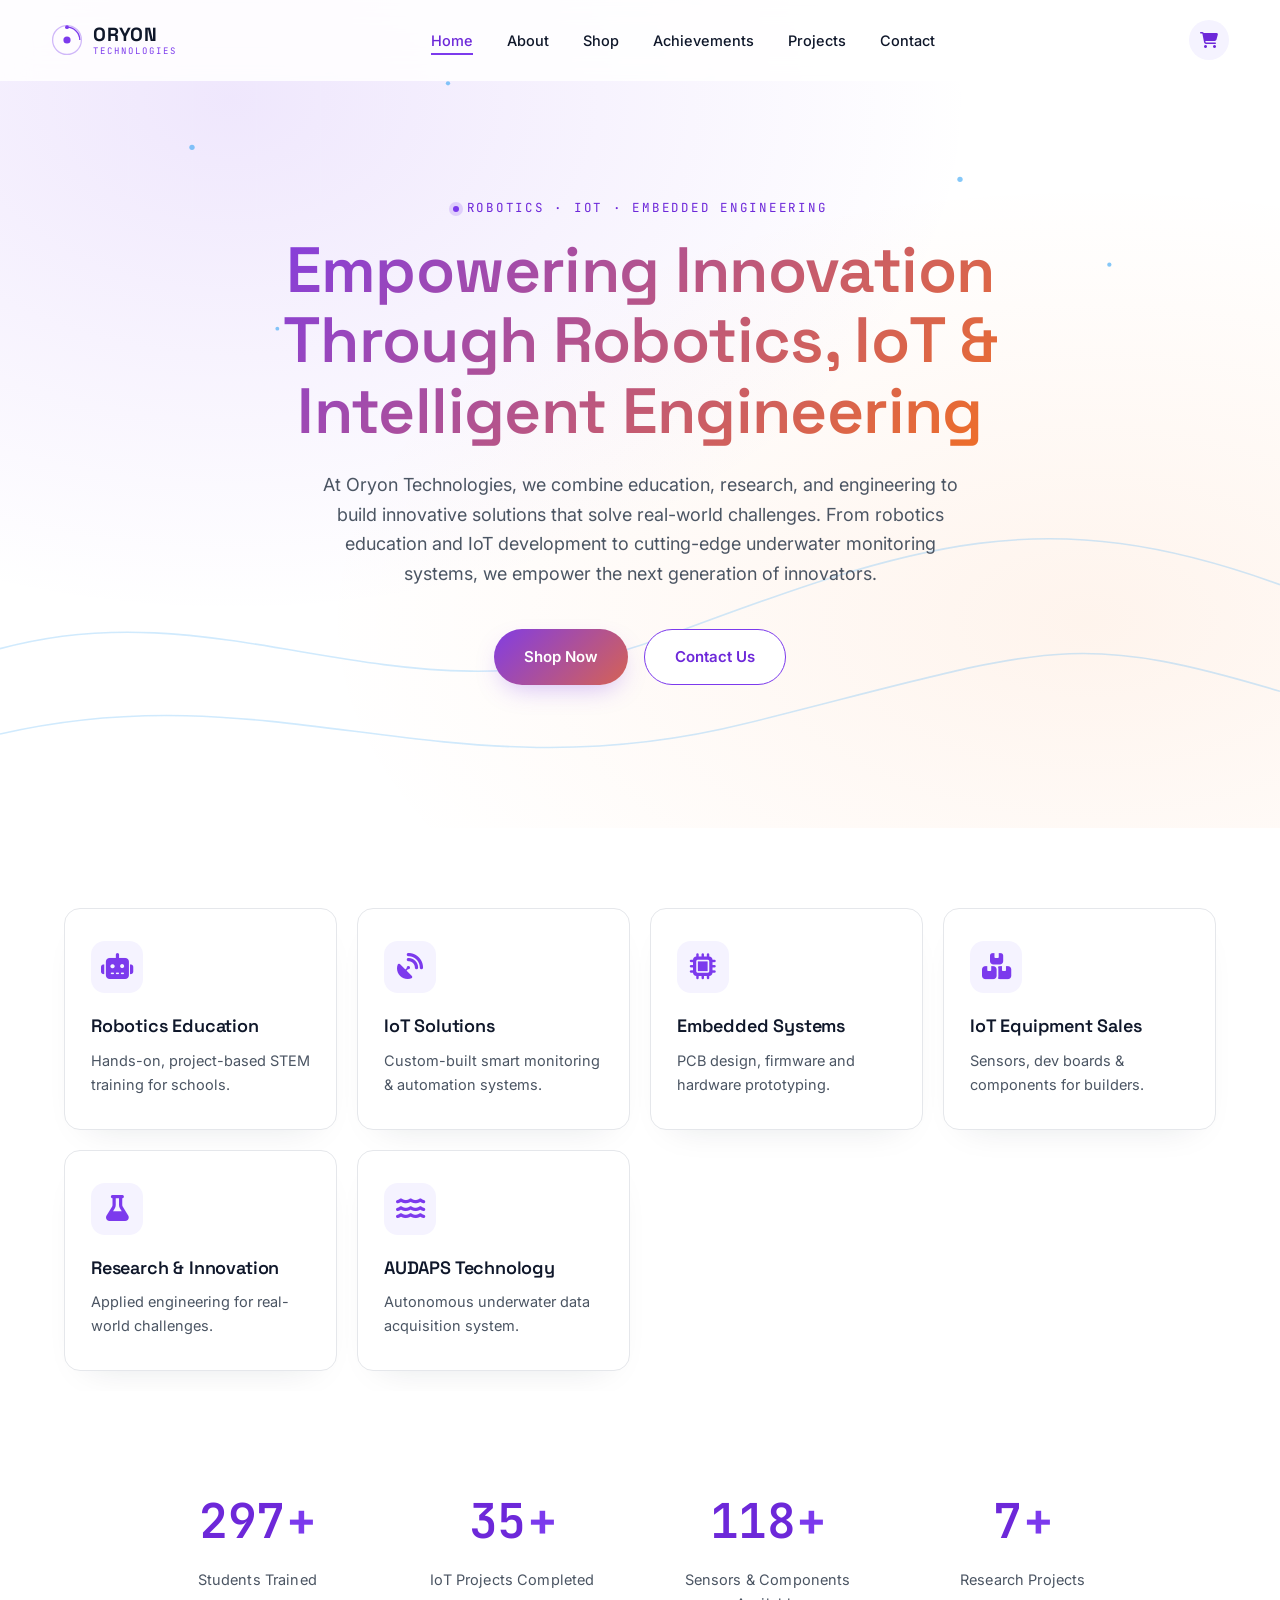
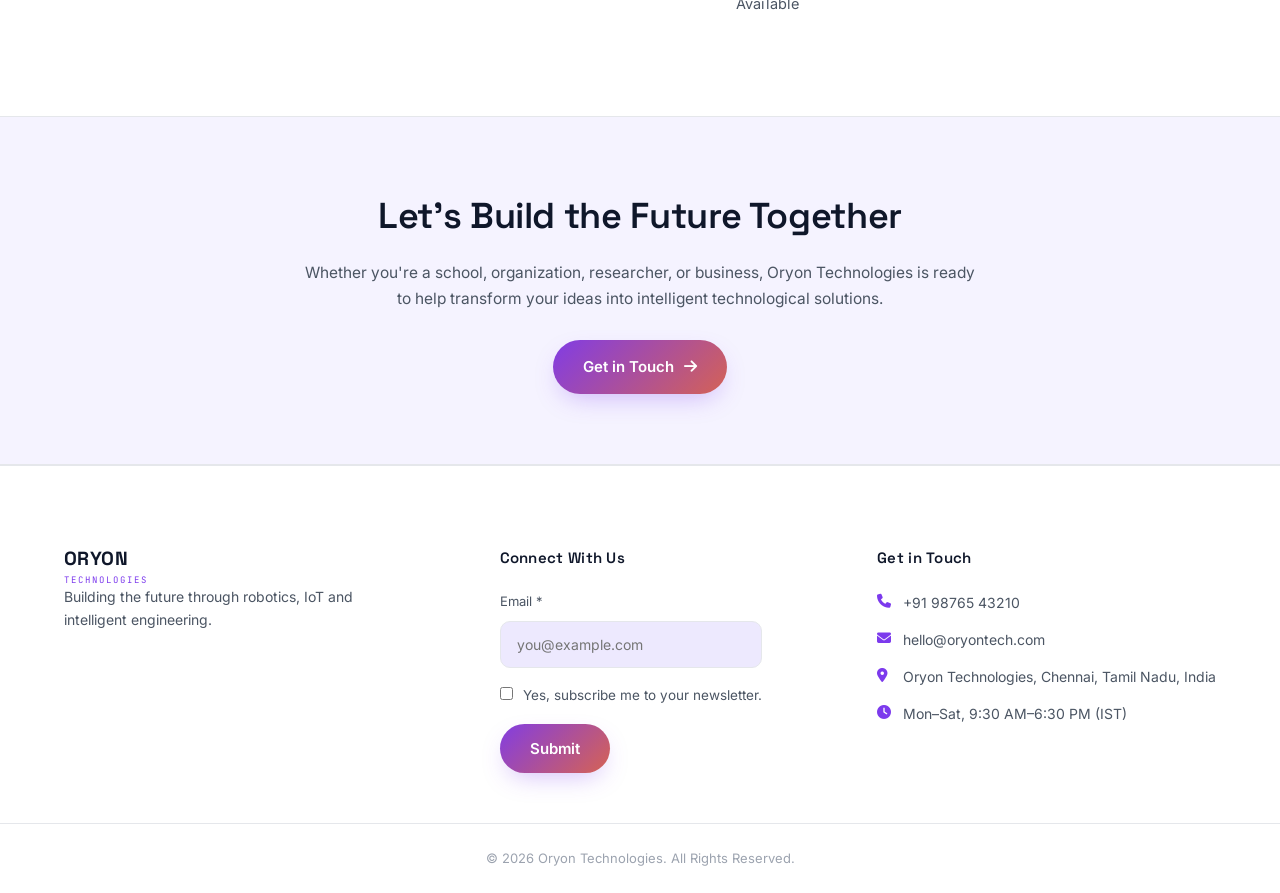
<file: index.html>
<!DOCTYPE html>
<html lang="en">
<head>
<meta charset="UTF-8">
<meta name="viewport" content="width=device-width, initial-scale=1.0">
<title>Oryon Technologies — Robotics, IoT & Embedded Engineering</title>
<meta name="description" content="Oryon Technologies delivers robotics education, IoT solutions, embedded systems and IoT hardware — and builds AUDAPS, an autonomous underwater monitoring system.">

<link rel="preconnect" href="https://fonts.googleapis.com">
<link href="https://fonts.googleapis.com/css2?family=Space+Grotesk:wght@400;500;600;700&family=Inter:wght@400;500;600;700;800&family=JetBrains+Mono:wght@400;500;600&display=swap" rel="stylesheet">
<link rel="stylesheet" href="https://cdnjs.cloudflare.com/ajax/libs/font-awesome/6.5.1/css/all.min.css">
<link rel="stylesheet" href="style.css">
</head>
<body>

<div class="grain"></div>

<!-- ================= NAVBAR ================= -->
<header id="site-header">
  <nav class="navbar">
    <a href="index.html" class="logo">
      <span class="logo-mark" aria-hidden="true">
        <svg viewBox="0 0 40 40" fill="none" xmlns="http://www.w3.org/2000/svg">
          <circle cx="20" cy="20" r="18" stroke="currentColor" stroke-width="1.6" opacity="0.35"/>
          <path d="M20 4 A16 16 0 0 1 36 20" stroke="currentColor" stroke-width="1.6"/>
          <circle cx="20" cy="20" r="4.5" fill="currentColor"/>
          <circle cx="20" cy="4" r="2.4" fill="currentColor"/>
        </svg>
      </span>
      <span class="logo-text">ORYON<span>TECHNOLOGIES</span></span>
    </a>

    <ul class="nav-links" id="nav-links">
      <li><a href="index.html" class="active">Home</a></li>
      <li><a href="about.html">About</a></li>
      <li><a href="shop.html">Shop</a></li>
      <li><a href="achievements.html">Achievements</a></li>
      <li><a href="projects.html">Projects</a></li>
      <li><a href="contact.html">Contact</a></li>
    </ul>
    <button class="nav-cart" aria-label="View cart">
      <i class="fas fa-cart-shopping"></i>
      <span class="cart-badge" id="cart-badge">0</span>
    </button>

    <button class="menu-btn" id="menu-btn" aria-label="Toggle navigation" aria-expanded="false">
      <i class="fas fa-bars"></i>
    </button>
  </nav>
</header>

<!-- ================= HERO ================= -->
<section class="hero" id="home">
  <div class="hero-bg" aria-hidden="true">
    <svg class="hero-circuit" viewBox="0 0 1200 800" preserveAspectRatio="xMidYMid slice">
      <defs>
        <pattern id="grid" width="60" height="60" patternUnits="userSpaceOnUse">
          <path d="M60 0H0V60" fill="none" stroke="rgba(255,255,255,0.06)" stroke-width="1"/>
        </pattern>
      </defs>
      <rect width="1200" height="800" fill="url(#grid)"/>
      <g stroke="rgba(63,169,245,0.35)" stroke-width="1.5" fill="none">
        <path d="M0 620 C 220 560, 380 700, 620 610 S 980 480, 1200 560"/>
        <path d="M0 700 C 260 640, 420 760, 700 690 S 1000 600, 1200 660"/>
      </g>
      <g fill="rgba(63,169,245,0.9)">
        <circle cx="180" cy="150" r="2.5"/>
        <circle cx="420" cy="90" r="2"/>
        <circle cx="900" cy="180" r="2.5"/>
        <circle cx="1040" cy="260" r="2"/>
        <circle cx="260" cy="320" r="1.8"/>
      </g>
    </svg>
  </div>
  <div class="hero-overlay"></div>

  <div class="hero-content">
    <p class="eyebrow"><span class="dot"></span>Robotics &middot; IoT &middot; Embedded Engineering</p>
    <h1>Empowering Innovation Through Robotics, IoT &amp; Intelligent Engineering</h1>
    <p class="hero-desc">
      At Oryon Technologies, we combine education, research, and engineering to build
      innovative solutions that solve real-world challenges. From robotics education and
      IoT development to cutting-edge underwater monitoring systems, we empower the next
      generation of innovators.
    </p>
    <div class="hero-buttons">
      <a href="shop.html" class="btn btn-primary">Shop Now</a>
      <a href="contact.html" class="btn btn-ghost">Contact Us</a>
    </div>
  </div>
</section>

<!-- ================= FEATURED HIGHLIGHTS ================= -->
<section class="highlights reveal">
  <div class="container">
    <div class="highlight-grid">

      <div class="highlight-card reveal">
        <i class="fas fa-robot"></i>
        <h3>Robotics Education</h3>
        <p>Hands-on, project-based STEM training for schools.</p>
      </div>

      <div class="highlight-card reveal">
        <i class="fas fa-satellite-dish"></i>
        <h3>IoT Solutions</h3>
        <p>Custom-built smart monitoring &amp; automation systems.</p>
      </div>

      <div class="highlight-card reveal">
        <i class="fas fa-microchip"></i>
        <h3>Embedded Systems</h3>
        <p>PCB design, firmware and hardware prototyping.</p>
      </div>

      <div class="highlight-card reveal">
        <i class="fas fa-boxes-stacked"></i>
        <h3>IoT Equipment Sales</h3>
        <p>Sensors, dev boards &amp; components for builders.</p>
      </div>

      <div class="highlight-card reveal">
        <i class="fas fa-flask"></i>
        <h3>Research &amp; Innovation</h3>
        <p>Applied engineering for real-world challenges.</p>
      </div>

      <div class="highlight-card reveal">
        <i class="fas fa-water"></i>
        <h3>AUDAPS Technology</h3>
        <p>Autonomous underwater data acquisition system.</p>
      </div>

    </div>
  </div>
</section>

<!-- ================= STATS ================= -->
<section class="stats reveal">
  <div class="container stats-grid">
    <div class="stat">
      <h2><span class="counter" data-target="500">0</span><span class="suffix">+</span></h2>
      <span>Students Trained</span>
    </div>
    <div class="stat">
      <h2><span class="counter" data-target="60">0</span><span class="suffix">+</span></h2>
      <span>IoT Projects Completed</span>
    </div>
    <div class="stat">
      <h2><span class="counter" data-target="200">0</span><span class="suffix">+</span></h2>
      <span>Sensors &amp; Components Available</span>
    </div>
    <div class="stat">
      <h2><span class="counter" data-target="12">0</span><span class="suffix">+</span></h2>
      <span>Research Projects</span>
    </div>
  </div>
</section>

<!-- ================= CONTACT CTA STRIP ================= -->
<section class="cta-strip reveal">
  <div class="container cta-strip-inner">
    <h2>Let's Build the Future Together</h2>
    <p>Whether you're a school, organization, researcher, or business, Oryon Technologies
       is ready to help transform your ideas into intelligent technological solutions.</p>
    <a href="contact.html" class="btn btn-primary">Get in Touch <i class="fas fa-arrow-right"></i></a>
  </div>
</section>

<!-- ================= FOOTER ================= -->
<footer>
  <div class="container footer-container">

    <!-- Brand -->
    <div class="footer-box footer-brand">
      <span class="logo-text footer-logo">
        ORYON <span>TECHNOLOGIES</span>
      </span>
      <p>
        Building the future through robotics, IoT and intelligent engineering.
      </p>
    </div>

    <!-- Newsletter -->
    <div class="footer-box newsletter">
      <h3>Connect With Us</h3>

      <form id="newsletter-form">

        <div class="newsletter-field">
          <label for="newsletter-email">Email *</label>
          <input
            type="email"
            id="newsletter-email"
            placeholder="you@example.com"
            required
          >
        </div>

        <label class="newsletter-check">
          <input type="checkbox" required>
          Yes, subscribe me to your newsletter.
        </label>

        <div class="newsletter-sub-msg">
          You're subscribed — thank you!
        </div>

        <button type="submit" class="btn btn-primary">
          Submit
        </button>

      </form>
    </div>

    <!-- Contact -->
    <div class="footer-box footer-contact">
      <h3>Get in Touch</h3>

      <div class="footer-contact-line">
        <i class="fas fa-phone"></i>
        <span>+91 98765 43210</span>
      </div>

      <div class="footer-contact-line">
        <i class="fas fa-envelope"></i>
        <span>hello@oryontech.com</span>
      </div>

      <div class="footer-contact-line">
        <i class="fas fa-location-dot"></i>
        <span>Oryon Technologies, Chennai, Tamil Nadu, India</span>
      </div>

      <div class="footer-contact-line">
        <i class="fas fa-clock"></i>
        <span>Mon–Sat, 9:30 AM–6:30 PM (IST)</span>
      </div>
    </div>

  </div>

  <div class="copyright">
    © 2026 Oryon Technologies. All Rights Reserved.
  </div>
</footer>

<script src="scripts.js"></script>
<script src="animations.js"></script>
</body>
</html>
</file>
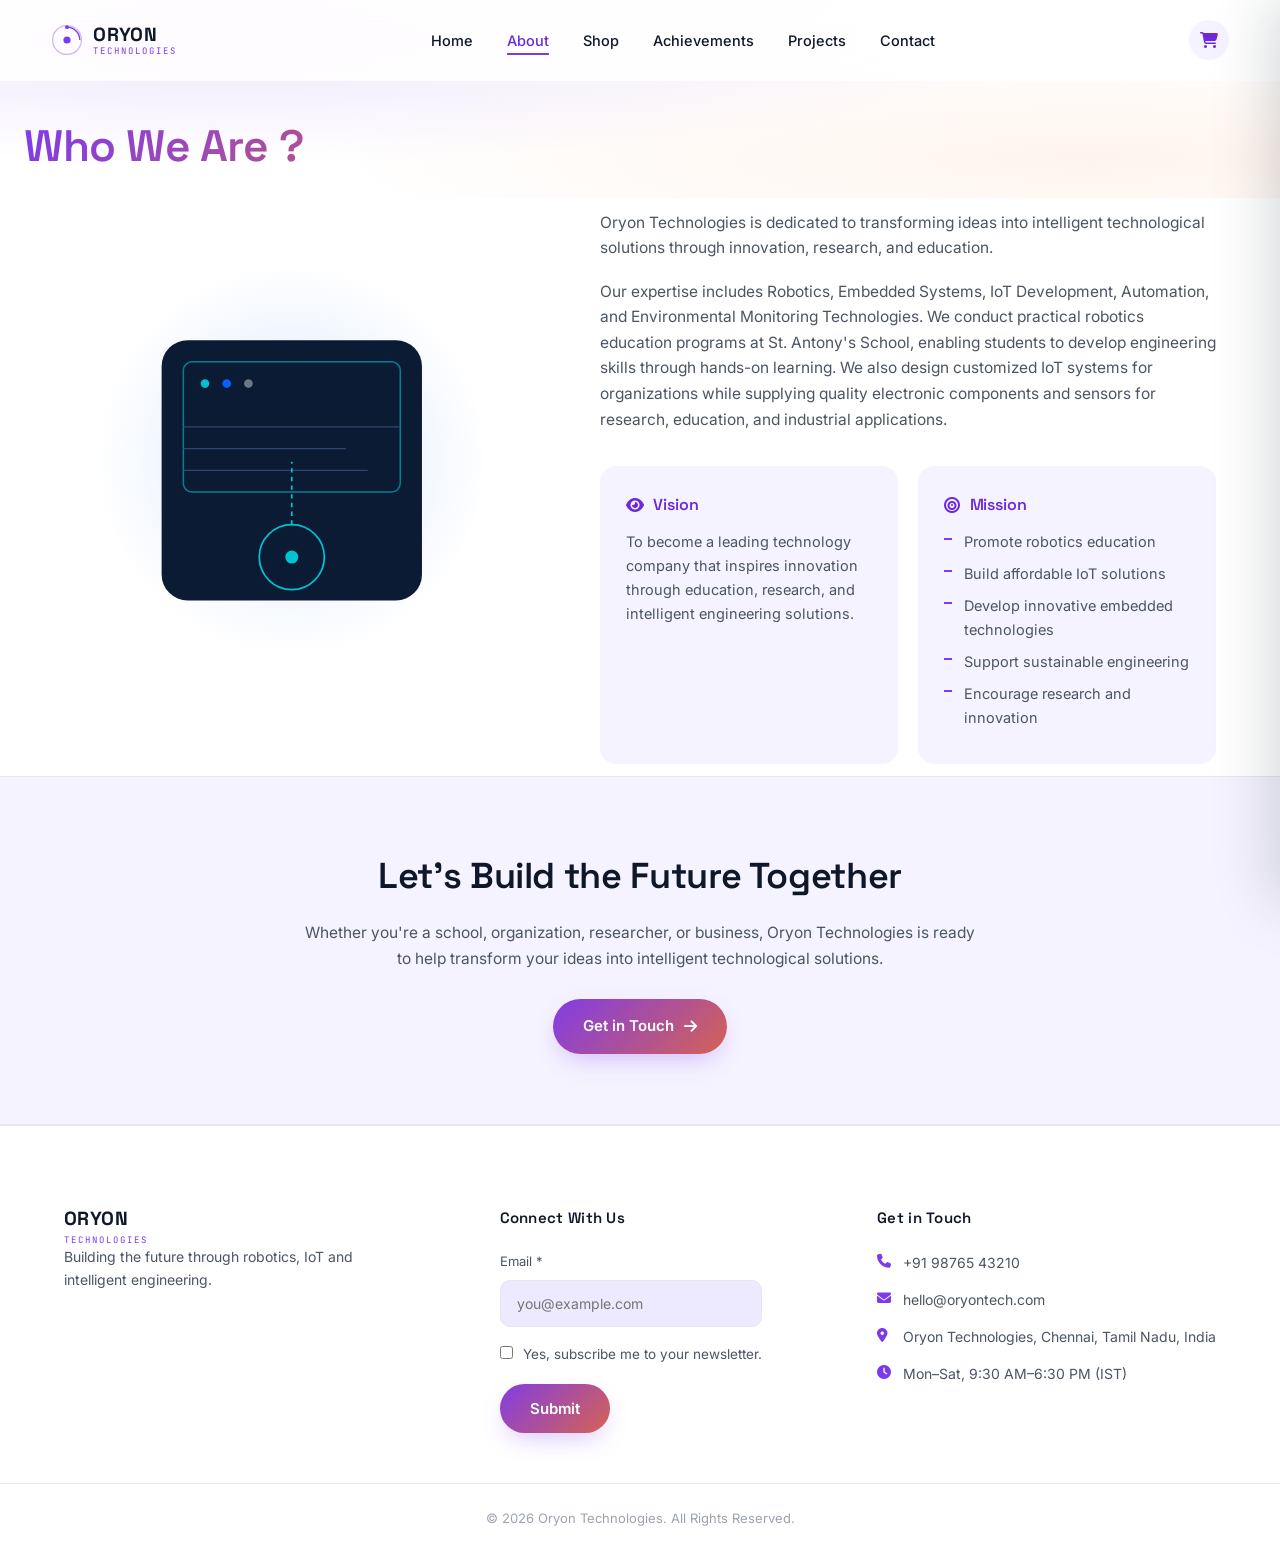
<file: about.html>
<!DOCTYPE html>
<html lang="en">
<head>
<meta charset="UTF-8">
<meta name="viewport" content="width=device-width, initial-scale=1.0">
<title>About Us — Oryon Technologies</title>
<meta name="description" content="Oryon Technologies is dedicated to transforming ideas into intelligent technological solutions through innovation, research, and education.">

<link rel="preconnect" href="https://fonts.googleapis.com">
<link href="https://fonts.googleapis.com/css2?family=Space+Grotesk:wght@400;500;600;700&family=Inter:wght@400;500;600;700;800&family=JetBrains+Mono:wght@400;500;600&display=swap" rel="stylesheet">
<link rel="stylesheet" href="https://cdnjs.cloudflare.com/ajax/libs/font-awesome/6.5.1/css/all.min.css">
<link rel="stylesheet" href="style.css">
<link rel="stylesheet" href="animations.css">
</head>
<body>

<!-- ================= NAVBAR ================= -->
<header id="site-header">
  <nav class="navbar">
    <a href="index.html" class="logo">
      <span class="logo-mark" aria-hidden="true">
        <svg viewBox="0 0 40 40" fill="none" xmlns="http://www.w3.org/2000/svg">
          <circle cx="20" cy="20" r="18" stroke="currentColor" stroke-width="1.6" opacity="0.35"/>
          <path d="M20 4 A16 16 0 0 1 36 20" stroke="currentColor" stroke-width="1.6"/>
          <circle cx="20" cy="20" r="4.5" fill="currentColor"/>
          <circle cx="20" cy="4" r="2.4" fill="currentColor"/>
        </svg>
      </span>
      <span class="logo-text">ORYON<span>TECHNOLOGIES</span></span>
    </a>

    <ul class="nav-links" id="nav-links">
      <li><a href="index.html">Home</a></li>
      <li><a href="about.html" class="active">About</a></li>
      <li><a href="shop.html">Shop</a></li>
      <li><a href="achievements.html">Achievements</a></li>
      <li><a href="projects.html">Projects</a></li>
      <li><a href="contact.html">Contact</a></li>
    </ul>
    <button class="nav-cart" aria-label="View cart">
      <i class="fas fa-cart-shopping"></i>
      <span class="cart-badge" id="cart-badge">0</span>
    </button>

    <button class="menu-btn" id="menu-btn" aria-label="Toggle navigation" aria-expanded="false">
      <i class="fas fa-bars"></i>
    </button>
  </nav>
</header>

<!-- ================= CART DRAWER ================= -->
<div class="cart-overlay" id="cart-overlay"></div>
<aside class="cart-drawer" id="cart-drawer">
  <div class="cart-drawer-header">
    <h3><i class="fas fa-cart-shopping"></i> Your Cart</h3>
    <button class="cart-close" id="cart-close" aria-label="Close cart"><i class="fas fa-xmark"></i></button>
  </div>
  <div class="cart-items" id="cart-items"></div>
  <div class="cart-empty" id="cart-empty">
    <i class="fas fa-cart-shopping"></i>
    <span>Your cart is empty.<br>Add something from the Shop.</span>
  </div>
  <div class="cart-drawer-footer">
    <div class="cart-subtotal-row">
      <span>Subtotal</span>
      <span id="cart-subtotal">₹0.00</span>
    </div>
    <button class="btn btn-primary cart-checkout" id="cart-checkout">Checkout</button>
  </div>
</aside>

<!-- ================= PAGE HEADER ================= -->
<section class="page-header">
  <div class="page-header-bg" aria-hidden="true"></div>
  <div class="container page-header-content">
    <h1>Who We Are ?</h1>
  </div>
</section>

<!-- ================= ABOUT ================= -->
<section class="about" id="about">

  <div class="container about-grid">

    <div class="about-visual reveal">
      <svg viewBox="0 0 420 460" class="about-illustration" aria-hidden="true">
        <circle cx="210" cy="230" r="180" fill="url(#aboutGlow)"/>
        <defs>
          <radialGradient id="aboutGlow" cx="50%" cy="50%" r="50%">
            <stop offset="0%" stop-color="#0B5FFF" stop-opacity="0.16"/>
            <stop offset="100%" stop-color="#0B5FFF" stop-opacity="0"/>
          </radialGradient>
        </defs>
        <rect x="90" y="120" width="240" height="240" rx="24" fill="#0A1B33"/>
        <rect x="110" y="140" width="200" height="120" rx="8" fill="none" stroke="#00C2D1" stroke-width="1.4" opacity="0.6"/>
        <circle cx="130" cy="160" r="4" fill="#00C2D1"/>
        <circle cx="150" cy="160" r="4" fill="#0B5FFF"/>
        <circle cx="170" cy="160" r="4" fill="#fff" opacity="0.4"/>
        <g stroke="#2E4670" stroke-width="1.2">
          <line x1="110" y1="200" x2="310" y2="200"/>
          <line x1="110" y1="220" x2="260" y2="220"/>
          <line x1="110" y1="240" x2="280" y2="240"/>
        </g>
        <circle cx="210" cy="320" r="30" fill="none" stroke="#00C2D1" stroke-width="1.6"/>
        <circle cx="210" cy="320" r="6" fill="#00C2D1"/>
        <path d="M210 290 L210 232" stroke="#00C2D1" stroke-width="1.6" stroke-dasharray="4 4"/>
      </svg>
    </div>

    <div class="about-content reveal">
    <p>
        Oryon Technologies is dedicated to transforming ideas into intelligent
        technological solutions through innovation, research, and education.
      </p>
      <p>
        Our expertise includes Robotics, Embedded Systems, IoT Development, Automation,
        and Environmental Monitoring Technologies. We conduct practical robotics education
        programs at St. Antony's School, enabling students to develop engineering skills
        through hands-on learning. We also design customized IoT systems for organizations
        while supplying quality electronic components and sensors for research, education,
        and industrial applications.
      </p>

      <div class="vision-mission">
        <div class="vm-card">
          <h4><i class="fas fa-eye"></i> Vision</h4>
          <p>To become a leading technology company that inspires innovation through
             education, research, and intelligent engineering solutions.</p>
        </div>
        <div class="vm-card">
          <h4><i class="fas fa-bullseye"></i> Mission</h4>
          <ul class="mission-list">
            <li>Promote robotics education</li>
            <li>Build affordable IoT solutions</li>
            <li>Develop innovative embedded technologies</li>
            <li>Support sustainable engineering</li>
            <li>Encourage research and innovation</li>
          </ul>
        </div>
      </div>
    </div>

  </div>
</section>

<!-- ================= CONTACT CTA STRIP ================= -->
<section class="cta-strip reveal">
  <div class="container cta-strip-inner">
    <h2>Let's Build the Future Together</h2>
    <p>Whether you're a school, organization, researcher, or business, Oryon Technologies
       is ready to help transform your ideas into intelligent technological solutions.</p>
    <a href="contact.html" class="btn btn-primary">Get in Touch <i class="fas fa-arrow-right"></i></a>
  </div>
</section>
<!-- ================= FOOTER ================= -->
<footer>
  <div class="container footer-container">

    <!-- Brand -->
    <div class="footer-box footer-brand">
      <span class="logo-text footer-logo">
        ORYON <span>TECHNOLOGIES</span>
      </span>
      <p>
        Building the future through robotics, IoT and intelligent engineering.
      </p>
    </div>

    <!-- Newsletter -->
    <div class="footer-box newsletter">
      <h3>Connect With Us</h3>

      <form id="newsletter-form">

        <div class="newsletter-field">
          <label for="newsletter-email">Email *</label>
          <input
            type="email"
            id="newsletter-email"
            placeholder="you@example.com"
            required
          >
        </div>

        <label class="newsletter-check">
          <input type="checkbox" required>
          Yes, subscribe me to your newsletter.
        </label>

        <div class="newsletter-sub-msg">
          You're subscribed — thank you!
        </div>

        <button type="submit" class="btn btn-primary">
          Submit
        </button>

      </form>
    </div>

    <!-- Contact -->
    <div class="footer-box footer-contact">
      <h3>Get in Touch</h3>

      <div class="footer-contact-line">
        <i class="fas fa-phone"></i>
        <span>+91 98765 43210</span>
      </div>

      <div class="footer-contact-line">
        <i class="fas fa-envelope"></i>
        <span>hello@oryontech.com</span>
      </div>

      <div class="footer-contact-line">
        <i class="fas fa-location-dot"></i>
        <span>Oryon Technologies, Chennai, Tamil Nadu, India</span>
      </div>

      <div class="footer-contact-line">
        <i class="fas fa-clock"></i>
        <span>Mon–Sat, 9:30 AM–6:30 PM (IST)</span>
      </div>
    </div>

  </div>

  <div class="copyright">
    © 2026 Oryon Technologies. All Rights Reserved.
  </div>
</footer>
<script src="scripts.js"></script>
<script src="animations.js"></script>
</body>
</html>
</file>
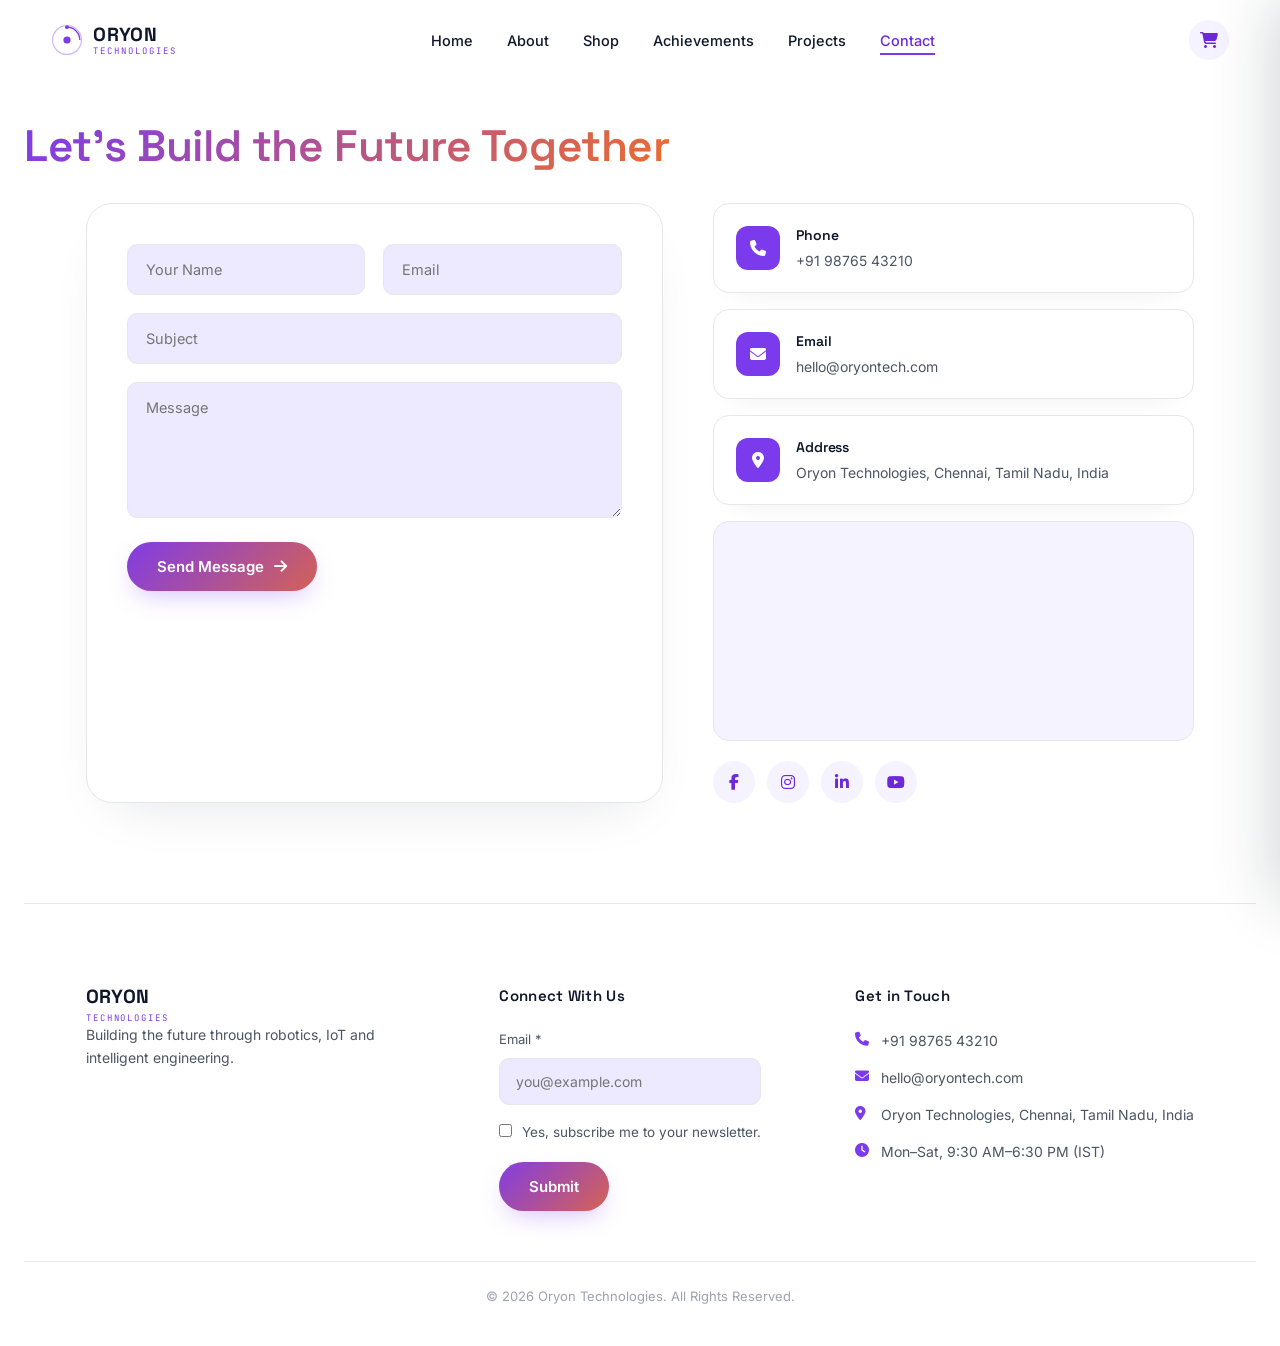
<file: contact.html>
<!DOCTYPE html>
<html lang="en">
<head>
<meta charset="UTF-8">
<meta name="viewport" content="width=device-width, initial-scale=1.0">
<title>Contact Us — Oryon Technologies</title>
<meta name="description" content="Get in touch with Oryon Technologies for robotics education, IoT development, or embedded engineering projects.">

<link rel="preconnect" href="https://fonts.googleapis.com">
<link href="https://fonts.googleapis.com/css2?family=Space+Grotesk:wght@400;500;600;700&family=Inter:wght@400;500;600;700;800&family=JetBrains+Mono:wght@400;500;600&display=swap" rel="stylesheet">
<link rel="stylesheet" href="https://cdnjs.cloudflare.com/ajax/libs/font-awesome/6.5.1/css/all.min.css">
<link rel="stylesheet" href="style.css">
</head>
<body>

<!-- ================= NAVBAR ================= -->
<header id="site-header">
  <nav class="navbar">
    <a href="index.html" class="logo">
      <span class="logo-mark" aria-hidden="true">
        <svg viewBox="0 0 40 40" fill="none" xmlns="http://www.w3.org/2000/svg">
          <circle cx="20" cy="20" r="18" stroke="currentColor" stroke-width="1.6" opacity="0.35"/>
          <path d="M20 4 A16 16 0 0 1 36 20" stroke="currentColor" stroke-width="1.6"/>
          <circle cx="20" cy="20" r="4.5" fill="currentColor"/>
          <circle cx="20" cy="4" r="2.4" fill="currentColor"/>
        </svg>
      </span>
      <span class="logo-text">ORYON<span>TECHNOLOGIES</span></span>
    </a>

    <ul class="nav-links" id="nav-links">
      <li><a href="index.html">Home</a></li>
      <li><a href="about.html">About</a></li>
      <li><a href="shop.html">Shop</a></li>
      <li><a href="achievements.html">Achievements</a></li>
      <li><a href="projects.html">Projects</a></li>
      <li><a href="contact.html" class="active">Contact</a></li>
    </ul>
    <button class="nav-cart" aria-label="View cart">
      <i class="fas fa-cart-shopping"></i>
      <span class="cart-badge" id="cart-badge">0</span>
    </button>

    <button class="menu-btn" id="menu-btn" aria-label="Toggle navigation" aria-expanded="false">
      <i class="fas fa-bars"></i>
    </button>
  </nav>
</header>

<!-- ================= CART DRAWER ================= -->
<div class="cart-overlay" id="cart-overlay"></div>
<aside class="cart-drawer" id="cart-drawer">
  <div class="cart-drawer-header">
    <h3><i class="fas fa-cart-shopping"></i> Your Cart</h3>
    <button class="cart-close" id="cart-close" aria-label="Close cart"><i class="fas fa-xmark"></i></button>
  </div>
  <div class="cart-items" id="cart-items"></div>
  <div class="cart-empty" id="cart-empty">
    <i class="fas fa-cart-shopping"></i>
    <span>Your cart is empty.<br>Add something from the Shop.</span>
  </div>
  <div class="cart-drawer-footer">
    <div class="cart-subtotal-row">
      <span>Subtotal</span>
      <span id="cart-subtotal">₹0.00</span>
    </div>
    <button class="btn btn-primary cart-checkout" id="cart-checkout">Checkout</button>
  </div>
</aside>
<!-- ================= CONTACT ================= -->
 <section class="page-header page-header-dark">
  <div class="page-header-bg" aria-hidden="true"></div>
  <div class="container page-header-content">
    <h1>Let's Build the Future Together</h1>
  </div>
  <section class="contact contact-page" id="contact">
  <div class="container contact-grid">

    <form class="contact-form reveal" id="contact-form">
      <div class="form-row">
        <input type="text" placeholder="Your Name" required>
        <input type="email" placeholder="Email" required>
      </div>
      <input type="text" placeholder="Subject">
      <textarea rows="6" placeholder="Message" required></textarea>
      <button type="submit" class="btn btn-primary">Send Message <i class="fas fa-arrow-right"></i></button>
    </form>

    <div class="contact-info reveal">
      <div class="info-card">
        <i class="fas fa-phone"></i>
        <div>
          <h4>Phone</h4>
          <p>+91 98765 43210</p>
        </div>
      </div>
      <div class="info-card">
        <i class="fas fa-envelope"></i>
        <div>
          <h4>Email</h4>
          <p>hello@oryontech.com</p>
        </div>
      </div>
      <div class="info-card">
        <i class="fas fa-location-dot"></i>
        <div>
          <h4>Address</h4>
          <p>Oryon Technologies, Chennai, Tamil Nadu, India</p>
        </div>
      </div>

      <div class="map-container">
        <iframe src="https://www.google.com/maps/embed?pb=!1m18!1m12!1m3!1d3888.0016629910543!2d80.02450847585093!3d12.971742414872957!2m3!1f0!2f0!3f0!3m2!1i1024!2i768!4f13.1!3m3!1m2!1s0x3a52f4dc1e8c7407%3A0xe10cd2d829f03222!2sJeppiaar%20Institute%20of%20Technology!5e0!3m2!1sen!2sin!4v1721020000000!5m2!1sen!2sin" width="100%" height="220" style="border:0;" allowfullscreen="" loading="lazy" referrerpolicy="no-referrer-when-downgrade"></iframe>
      </div>

      <div class="social">
        <a href="#" aria-label="Facebook"><i class="fab fa-facebook-f"></i></a>
        <a href="#" aria-label="Instagram"><i class="fab fa-instagram"></i></a>
        <a href="#" aria-label="LinkedIn"><i class="fab fa-linkedin-in"></i></a>
        <a href="#" aria-label="YouTube"><i class="fab fa-youtube"></i></a>
      </div>
    </div>
  </div>
</section>
<!-- ================= FOOTER ================= -->
<footer>
  <div class="container footer-container">

    <!-- Brand -->
    <div class="footer-box footer-brand">
      <span class="logo-text footer-logo">
        ORYON <span>TECHNOLOGIES</span>
      </span>
      <p>
        Building the future through robotics, IoT and intelligent engineering.
      </p>
    </div>

    <!-- Newsletter -->
    <div class="footer-box newsletter">
      <h3>Connect With Us</h3>

      <form id="newsletter-form">

        <div class="newsletter-field">
          <label for="newsletter-email">Email *</label>
          <input
            type="email"
            id="newsletter-email"
            placeholder="you@example.com"
            required
          >
        </div>

        <label class="newsletter-check">
          <input type="checkbox" required>
          Yes, subscribe me to your newsletter.
        </label>

        <div class="newsletter-sub-msg">
          You're subscribed — thank you!
        </div>

        <button type="submit" class="btn btn-primary">
          Submit
        </button>

      </form>
    </div>

    <!-- Contact -->
    <div class="footer-box footer-contact">
      <h3>Get in Touch</h3>

      <div class="footer-contact-line">
        <i class="fas fa-phone"></i>
        <span>+91 98765 43210</span>
      </div>

      <div class="footer-contact-line">
        <i class="fas fa-envelope"></i>
        <span>hello@oryontech.com</span>
      </div>

      <div class="footer-contact-line">
        <i class="fas fa-location-dot"></i>
        <span>Oryon Technologies, Chennai, Tamil Nadu, India</span>
      </div>

      <div class="footer-contact-line">
        <i class="fas fa-clock"></i>
        <span>Mon–Sat, 9:30 AM–6:30 PM (IST)</span>
      </div>
    </div>

  </div>

  <div class="copyright">
    © 2026 Oryon Technologies. All Rights Reserved.
  </div>
</footer>

<script src="scripts.js"></script>
</body>
</html>
</file>
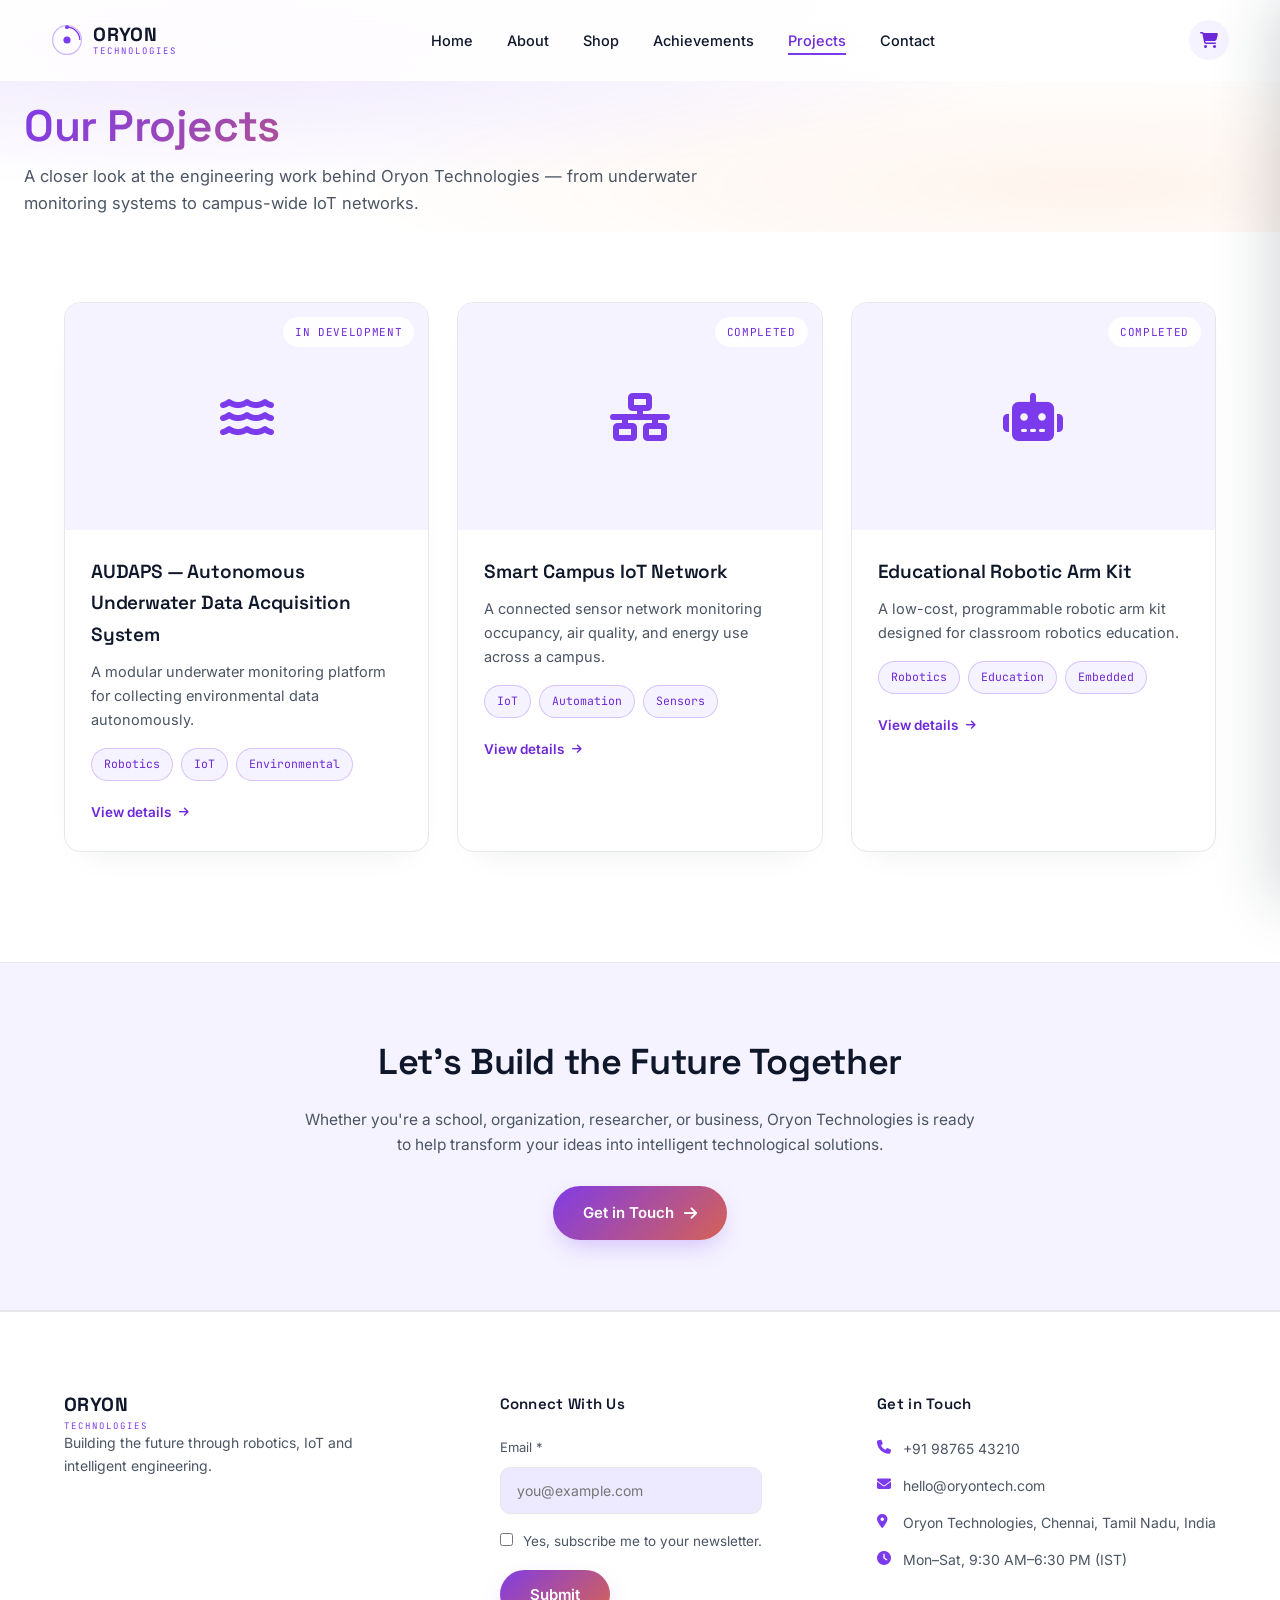
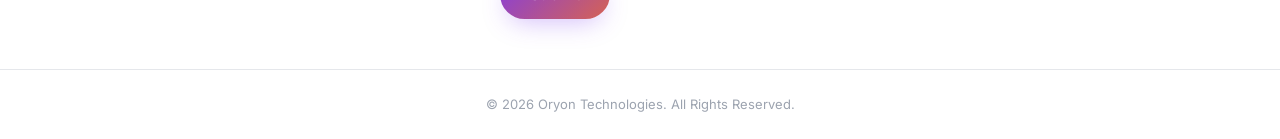
<file: projects.html>
<!DOCTYPE html>
<html lang="en">
<head>
<meta charset="UTF-8">
<meta name="viewport" content="width=device-width, initial-scale=1.0">
<title>Projects — Oryon Technologies</title>
<meta name="description" content="Explore Oryon Technologies' engineering projects — from AUDAPS underwater monitoring to smart campus IoT networks and educational robotics kits.">

<link rel="preconnect" href="https://fonts.googleapis.com">
<link href="https://fonts.googleapis.com/css2?family=Space+Grotesk:wght@400;500;600;700&family=Inter:wght@400;500;600;700;800&family=JetBrains+Mono:wght@400;500;600&display=swap" rel="stylesheet">
<link rel="stylesheet" href="https://cdnjs.cloudflare.com/ajax/libs/font-awesome/6.5.1/css/all.min.css">
<link rel="stylesheet" href="style.css">
</head>
<body>

<div class="grain"></div>

<!-- ================= NAVBAR ================= -->
<header id="site-header">
  <nav class="navbar">
    <a href="index.html" class="logo">
      <span class="logo-mark" aria-hidden="true">
        <svg viewBox="0 0 40 40" fill="none" xmlns="http://www.w3.org/2000/svg">
          <circle cx="20" cy="20" r="18" stroke="currentColor" stroke-width="1.6" opacity="0.35"/>
          <path d="M20 4 A16 16 0 0 1 36 20" stroke="currentColor" stroke-width="1.6"/>
          <circle cx="20" cy="20" r="4.5" fill="currentColor"/>
          <circle cx="20" cy="4" r="2.4" fill="currentColor"/>
        </svg>
      </span>
      <span class="logo-text">ORYON<span>TECHNOLOGIES</span></span>
    </a>

    <ul class="nav-links" id="nav-links">
      <li><a href="index.html">Home</a></li>
      <li><a href="about.html">About</a></li>
      <li><a href="shop.html">Shop</a></li>
      <li><a href="achievements.html">Achievements</a></li>
      <li><a href="projects.html" class="active">Projects</a></li>
      <li><a href="contact.html">Contact</a></li>
    </ul>
    <button class="nav-cart" aria-label="View cart">
      <i class="fas fa-cart-shopping"></i>
      <span class="cart-badge" id="cart-badge">0</span>
    </button>

    <button class="menu-btn" id="menu-btn" aria-label="Toggle navigation" aria-expanded="false">
      <i class="fas fa-bars"></i>
    </button>
  </nav>
</header>

<!-- ================= CART DRAWER ================= -->
<div class="cart-overlay" id="cart-overlay"></div>
<aside class="cart-drawer" id="cart-drawer">
  <div class="cart-drawer-header">
    <h3><i class="fas fa-cart-shopping"></i> Your Cart</h3>
    <button class="cart-close" id="cart-close" aria-label="Close cart"><i class="fas fa-xmark"></i></button>
  </div>
  <div class="cart-items" id="cart-items"></div>
  <div class="cart-empty" id="cart-empty">
    <i class="fas fa-cart-shopping"></i>
    <span>Your cart is empty.<br>Add something from the Shop.</span>
  </div>
  <div class="cart-drawer-footer">
    <div class="cart-subtotal-row">
      <span>Subtotal</span>
      <span id="cart-subtotal">₹0.00</span>
    </div>
    <button class="btn btn-primary cart-checkout" id="cart-checkout">Checkout</button>
  </div>
</aside>

<!-- ================= PAGE HEADER ================= -->
<section class="page-header projects-page">
  <div class="page-header-content">
    <h1>Our Projects</h1>
    <p class="page-header-sub">A closer look at the engineering work behind Oryon
      Technologies — from underwater monitoring systems to campus-wide IoT networks.</p>
  </div>
</section>

<!-- ================= PROJECTS GRID ================= -->
<section class="projects-section">
  <div class="container">
    <div class="project-grid">

      <!-- Project 1 -->
      <div class="project-card reveal" data-detail="proj-1-detail" tabindex="0" role="button" aria-haspopup="dialog">
        <div class="project-media">
          <i class="fas fa-water"></i>
          <span class="project-status">In Development</span>
        </div>
        <div class="project-body">
          <h3>AUDAPS — Autonomous Underwater Data Acquisition System</h3>
          <p>A modular underwater monitoring platform for collecting environmental data autonomously.</p>
          <ul class="project-tags">
            <li>Robotics</li><li>IoT</li><li>Environmental</li>
          </ul>
          <span class="project-more">View details <i class="fas fa-arrow-right"></i></span>
        </div>
      </div>

      <!-- Project 2 -->
      <div class="project-card reveal" data-detail="proj-2-detail" tabindex="0" role="button" aria-haspopup="dialog">
        <div class="project-media">
          <i class="fas fa-network-wired"></i>
          <span class="project-status">Completed</span>
        </div>
        <div class="project-body">
          <h3>Smart Campus IoT Network</h3>
          <p>A connected sensor network monitoring occupancy, air quality, and energy use across a campus.</p>
          <ul class="project-tags">
            <li>IoT</li><li>Automation</li><li>Sensors</li>
          </ul>
          <span class="project-more">View details <i class="fas fa-arrow-right"></i></span>
        </div>
      </div>

      <!-- Project 3 -->
      <div class="project-card reveal" data-detail="proj-3-detail" tabindex="0" role="button" aria-haspopup="dialog">
        <div class="project-media">
          <i class="fas fa-robot"></i>
          <span class="project-status">Completed</span>
        </div>
        <div class="project-body">
          <h3>Educational Robotic Arm Kit</h3>
          <p>A low-cost, programmable robotic arm kit designed for classroom robotics education.</p>
          <ul class="project-tags">
            <li>Robotics</li><li>Education</li><li>Embedded</li>
          </ul>
          <span class="project-more">View details <i class="fas fa-arrow-right"></i></span>
        </div>
      </div>

    </div>
  </div>
</section>

<!-- ================= CONTACT CTA STRIP ================= -->
<section class="cta-strip reveal">
  <div class="container cta-strip-inner">
    <h2>Let's Build the Future Together</h2>
    <p>Whether you're a school, organization, researcher, or business, Oryon Technologies
       is ready to help transform your ideas into intelligent technological solutions.</p>
    <a href="contact.html" class="btn btn-primary">Get in Touch <i class="fas fa-arrow-right"></i></a>
  </div>
</section>

<!-- ================= FOOTER ================= -->
<footer>
  <div class="container footer-container">

    <div class="footer-box footer-brand">
      <span class="logo-text footer-logo">
        ORYON <span>TECHNOLOGIES</span>
      </span>
      <p>
        Building the future through robotics, IoT and intelligent engineering.
      </p>
    </div>

    <div class="footer-box newsletter">
      <h3>Connect With Us</h3>

      <form id="newsletter-form">
        <div class="newsletter-field">
          <label for="newsletter-email">Email *</label>
          <input type="email" id="newsletter-email" placeholder="you@example.com" required>
        </div>

        <label class="newsletter-check">
          <input type="checkbox" required>
          Yes, subscribe me to your newsletter.
        </label>

        <div class="newsletter-sub-msg">
          You're subscribed — thank you!
        </div>

        <button type="submit" class="btn btn-primary">Submit</button>
      </form>
    </div>

    <div class="footer-box footer-contact">
      <h3>Get in Touch</h3>
      <div class="footer-contact-line"><i class="fas fa-phone"></i><span>+91 98765 43210</span></div>
      <div class="footer-contact-line"><i class="fas fa-envelope"></i><span>hello@oryontech.com</span></div>
      <div class="footer-contact-line"><i class="fas fa-location-dot"></i><span>Oryon Technologies, Chennai, Tamil Nadu, India</span></div>
      <div class="footer-contact-line"><i class="fas fa-clock"></i><span>Mon–Sat, 9:30 AM–6:30 PM (IST)</span></div>
    </div>

  </div>

  <div class="copyright">
    © 2026 Oryon Technologies. All Rights Reserved.
  </div>
</footer>

<!-- ================= DETAIL MODAL (shared shell) ================= -->
<div class="detail-overlay" id="detail-overlay">
  <div class="detail-modal" role="dialog" aria-modal="true">
    <button class="detail-close" id="detail-close" aria-label="Close"><i class="fas fa-xmark"></i></button>
    <div id="detail-modal-body"><!-- content injected here on click --></div>
  </div>
</div>

<!-- ================= DETAIL TEMPLATES (edit content here) ================= -->

<template id="proj-1-detail">
  <div class="detail-media"><img src="images/AUDAPS 3.png" alt="AUDAPS Underwater Platform"></div>
  <div class="detail-icon"><i class="fas fa-water"></i></div>
  <span class="detail-tag">In Development</span>
  <h2>AUDAPS — Autonomous Underwater Data Acquisition System</h2>
  <p>AUDAPS is Oryon Technologies' flagship engineering project: a modular, low-cost
     underwater platform that autonomously collects environmental data such as temperature,
     turbidity, and dissolved oxygen levels, transmitting readings back for analysis without
     requiring constant manual sampling.</p>
  <h4>Technology stack</h4>
  <ul class="detail-list">
    <li>Embedded microcontroller with low-power sleep cycles</li>
    <li>Modular waterproof sensor housing (patent-pending design)</li>
    <li>Wireless data sync when surfaced, with onboard local storage</li>
  </ul>
  <h4>Impact</h4>
  <p>Designed to make continuous water-quality monitoring affordable for research groups,
     environmental agencies, and educational institutions that can't afford commercial-grade
     underwater sensor platforms.</p>
  <h4>Related</h4>
  <ul class="detail-tags">
    <li>Robotics</li><li>IoT</li><li>Environmental Monitoring</li>
  </ul>
</template>

<template id="proj-2-detail">
  <div class="detail-media"><img src="images/IOT Trainer Kit.png" alt="Smart Campus IoT Network"></div>
  <div class="detail-icon"><i class="fas fa-network-wired"></i></div>
  <span class="detail-tag">Completed &middot; 2023</span>
  <h2>Smart Campus IoT Network</h2>
  <p>A distributed sensor network deployed across a campus environment to monitor room
     occupancy, air quality, and energy consumption in real time, feeding into a centralized
     dashboard for facilities management.</p>
  <h4>Technology stack</h4>
  <ul class="detail-list">
    <li>Low-power Wi-Fi sensor nodes with CO2 and occupancy sensing</li>
    <li>Central gateway aggregating data over MQTT</li>
    <li>Web dashboard for live monitoring and historical trends</li>
  </ul>
  <h4>Impact</h4>
  <p>Enabled the campus facilities team to identify underused spaces and optimize HVAC
     scheduling, reducing unnecessary energy usage during low-occupancy periods.</p>
  <h4>Related</h4>
  <ul class="detail-tags">
    <li>IoT</li><li>Automation</li><li>Sensors</li>
  </ul>
</template>

<template id="proj-3-detail">
  <div class="detail-media"><img src="images/Robotic dog.png" alt="Robotic Dog Kit"></div>
  <div class="detail-icon"><i class="fas fa-robot"></i></div>
  <span class="detail-tag">Completed &middot; 2022</span>
  <h2>Educational Robotic Arm Kit</h2>
  <p>A low-cost, programmable robotic arm designed specifically for classroom use, allowing
     students to learn the fundamentals of servo control, inverse kinematics, and basic
     automation through hands-on assembly and coding exercises.</p>
  <h4>Technology stack</h4>
  <ul class="detail-list">
    <li>4-axis servo-driven arm with 3D-printed housing</li>
    <li>Beginner-friendly block-based and Python programming interface</li>
    <li>Companion curriculum with guided project milestones</li>
  </ul>
  <h4>Impact</h4>
  <p>Deployed as part of the robotics education program at St. Antony's School, giving
     students a tangible, hands-on introduction to robotics concepts beyond simulations.</p>
  <h4>Related</h4>
  <ul class="detail-tags">
    <li>Robotics</li><li>Education</li><li>Embedded Systems</li>
  </ul>
</template>

<script src="scripts.js"></script>
</body>
</html>
</file>
<file: style.css>
/* =========================================================
   ORYON TECHNOLOGIES — DESIGN TOKENS
   Palette: one light blue + white (white majority)
========================================================= */

:root{
  --primary:       #7C3AED;   /* Purple/Violet */
  --secondary:     #F97316;   /* Orange/Coral */
  --gradient:      linear-gradient(135deg, var(--primary), var(--secondary));
  --gradient-dark: linear-gradient(135deg, #6D28D9, #EA580C);

  --blue:          #7C3AED;   /* Maps old blue elements to purple */
  --blue-dark:     #6D28D9;   /* Maps dark blue elements to deep purple */
  --blue-pale:     #F5F3FF;   /* Maps light blue backgrounds to soft violet */
  --blue-pale-2:   #EDE9FE;   /* Maps border tints to soft purple-gray */
  --ink:           #0F172A;   /* Near-black, rich slate for headings/text */
  --steel:         #4B5563;   /* Muted gray for secondary text */
  --steel-light:   #9CA3AF;
  --white:         #FFFFFF;
  --line:          #E5E7EB;   /* hairline borders on white */

  --font-display:'Space Grotesk', sans-serif;
  --font-body:   'Inter', sans-serif;
  --font-mono:   'JetBrains Mono', monospace;

  --radius-sm: 10px;
  --radius-md: 16px;
  --radius-lg: 26px;
  --ease: cubic-bezier(.22,.61,.36,1);
}

*{ margin:0; padding:0; box-sizing:border-box; }
html{ scroll-behavior:smooth; }

body{
  font-family:var(--font-body);
  color:var(--ink);
  background:var(--white);
  line-height:1.65;
  -webkit-font-smoothing:antialiased;
  overflow-x:hidden;
}

img{ width:100%; display:block; }
a{ text-decoration:none; color:inherit; }
ul{ list-style:none; }
h1,h2,h3,h4{ font-family:var(--font-display); font-weight:600; letter-spacing:-0.01em; color:var(--ink); }

.container{ width:90%; max-width:1240px; margin:auto; }

::selection{ background:var(--blue); color:#fff; }

:focus-visible{
  outline:2px solid var(--blue);
  outline-offset:3px;
}

@media (prefers-reduced-motion: reduce){
  *{ animation-duration:0.001ms !important; animation-iteration-count:1 !important; transition-duration:0.001ms !important; scroll-behavior:auto !important; }
}

.grain{ display:none; }

/* =========================================================
   EYEBROW / LABELS
========================================================= */

.eyebrow{
  display:inline-flex; align-items:center; gap:8px;
  font-family:var(--font-mono);
  font-size:12.5px;
  letter-spacing:0.14em;
  text-transform:uppercase;
  color:var(--blue-dark);
  margin-bottom:16px;
}
.eyebrow .dot{
  width:6px; height:6px; border-radius:50%;
  background:var(--blue);
  box-shadow:0 0 0 4px rgba(124,58,237,0.18);
  animation:dotpulse 2.4s ease-in-out infinite;
}
@keyframes dotpulse{ 0%,100%{ box-shadow:0 0 0 4px rgba(124,58,237,0.18);} 50%{ box-shadow:0 0 0 7px rgba(124,58,237,0.1);} }
.eyebrow-dark{ color:var(--blue-dark); }
.eyebrow-dark .dot{ background:var(--blue); }

/* =========================================================
   BUTTONS
========================================================= */

.btn{
  display:inline-flex; align-items:center; gap:10px;
  padding:15px 30px;
  border-radius:100px;
  font-family:var(--font-body);
  font-weight:600;
  font-size:15px;
  border:none;
  cursor:pointer;
  transition:transform .35s var(--ease), box-shadow .35s var(--ease), background .3s, color .3s, border-color .3s;
}

.btn-primary{
  background: var(--gradient);
  background-size: 150% 150%;
  background-position: 0% 50%;
  color:#fff;
  box-shadow:0 10px 26px -8px rgba(124,58,237,0.35);
  transition: transform .35s var(--ease), box-shadow .35s var(--ease), background-position .4s var(--ease), color .3s, border-color .3s;
}
.btn-primary:hover{
  background-position: 100% 50%;
  transform:translateY(-3px);
  box-shadow:0 16px 32px -8px rgba(124,58,237,0.45);
}
.btn-primary:active{ transform:translateY(-1px) scale(.98); }

.btn-ghost{
  background:#fff;
  color:var(--blue-dark);
  border:1.5px solid var(--blue);
}
.btn-ghost:hover{ background:var(--blue-pale); transform:translateY(-3px); }

/* =========================================================
   NAVBAR
========================================================= */

header{
  position:fixed; top:0; left:0; width:100%; z-index:999;
  padding:20px 0;
  background:rgba(255,255,255,0.85);
  backdrop-filter:blur(14px) saturate(160%);
  border-bottom:1px solid transparent;
  transition:padding .35s var(--ease), background .35s var(--ease), box-shadow .35s var(--ease), border-color .35s var(--ease);
}
header.scrolled{
  padding:12px 0;
  background:rgba(255,255,255,0.96);
  box-shadow:0 8px 30px -18px rgba(22,35,47,0.18);
  border-bottom-color:var(--line);
}

.navbar{
  width:92%; max-width:1280px; margin:auto;
  display:flex; align-items:center; justify-content:space-between;
  gap:24px;
}

.logo{ display:flex; align-items:center; gap:10px; }
.logo-mark{ width:32px; height:32px; color:var(--blue); display:flex; }
.logo-mark svg{ width:100%; height:100%; }
.logo-text{
  font-family:var(--font-display); font-weight:700;
  font-size:19px; letter-spacing:0.02em; color:var(--ink);
  line-height:1;
}
.logo-text span{
  display:block; font-family:var(--font-mono); font-weight:400;
  font-size:9px; letter-spacing:0.22em; color:var(--blue); margin-top:3px;
}

.nav-links{ display:flex; gap:34px; }
.nav-links a{
  color:var(--ink); font-weight:500; font-size:14.5px;
  position:relative; padding:4px 0; transition:color .3s;
}
.nav-links a::after{
  content:''; position:absolute; left:0; bottom:-2px; width:0; height:1.5px;
  background:var(--blue); transition:width .3s var(--ease);
}
.nav-links a:hover{ color:var(--blue-dark); }
.nav-links a:hover::after{ width:100%; }

.nav-cta{ padding:11px 24px; font-size:14px; }

.nav-cart{
  position:relative;
  display:flex; align-items:center; justify-content:center;
  width:40px; height:40px; border-radius:50%;
  background:var(--blue-pale); color:var(--blue-dark);
  font-size:16px; border:none; cursor:pointer;
  transition:background .3s, transform .3s;
}
.nav-cart:hover{ background:var(--blue); color:#fff; transform:translateY(-2px); }
.cart-badge{
  position:absolute; top:-5px; right:-5px;
  min-width:18px; height:18px; padding:0 4px;
  border-radius:50%; background:var(--blue-dark); color:#fff;
  font-family:var(--font-mono); font-size:10.5px; font-weight:600;
  display:flex; align-items:center; justify-content:center;
  transform:scale(0); transition:transform .3s var(--ease);
}
.cart-badge.show{ transform:scale(1); }
.cart-badge.bump{ animation:cartbump .45s var(--ease); }
@keyframes cartbump{ 0%{transform:scale(1)} 40%{transform:scale(1.45)} 100%{transform:scale(1)} }

.menu-btn{
  display:none; background:none; border:none; color:var(--ink); font-size:22px; cursor:pointer;
}

/* =========================================================
   NAV ACTIVE STATE
========================================================= */

.nav-links a.active{ color:var(--blue-dark); }
.nav-links a.active::after{ width:100%; }

/* =========================================================
   INNER PAGE HEADER (About / Shop / Product / Contact)
========================================================= */

.page-header{
  position:relative;
  padding:110px 24px 15px;
  text-align:left;
  overflow:hidden;
  background:
    radial-gradient(ellipse at 18% 20%, rgba(124,58,237,0.12), transparent 55%),
    radial-gradient(ellipse at 85% 80%, rgba(249,115,22,0.08), transparent 50%),
    var(--white);
  border-bottom:none;
}
.page-header .page-header-content h1{ background: var(--gradient); -webkit-background-clip: text; -webkit-text-fill-color: transparent; }
.page-header .page-header-sub{ color:var(--steel); }
.page-header-dark{ background:inherit; }

.page-header-content{ position:relative; z-index:2; max-width:720px; margin-left: 0; margin-right:auto; }
.page-header-content .eyebrow{ justify-content:flex-start; }
.page-header-content h1{
  font-size: clamp(30px,5vw,44px); margin: 0; text-align: left;
  background: var(--gradient);
  -webkit-background-clip: text;
  -webkit-text-fill-color: transparent;
}
.page-header-sub{ color:var(--steel); font-size:16.5px; text-align: left; }

/* =========================================================
   CTA STRIP (used between page content and footer)
========================================================= */

.cta-strip{
  background:var(--blue-pale);
  padding:70px 24px;
  border-top:1px solid var(--line);
  border-bottom:1px solid var(--line);
}
.cta-strip-inner{
  max-width:680px; margin:auto; text-align:center;
}
.cta-strip-inner h2{ color:var(--ink); font-size:clamp(26px,3.4vw,36px); margin-bottom:14px; }
.cta-strip-inner p{ color:var(--steel); font-size:15.5px; margin-bottom:28px; }

/* =========================================================
   HERO
========================================================= */

.hero{
  min-height:92vh;
  position:relative;
  display:flex; align-items:center; justify-content:center; text-align:center;
  background:
    radial-gradient(ellipse at 18% 12%, rgba(124,58,237,0.12), transparent 50%),
    radial-gradient(ellipse at 85% 75%, rgba(249,115,22,0.08), transparent 50%),
    var(--white);
  overflow:hidden;
  padding:150px 24px 100px;
}

.hero-bg{ position:absolute; inset:0; opacity:.7; }
.hero-circuit{ width:100%; height:100%; }

.hero-overlay{ display:none; }

.hero-content{ position:relative; z-index:2; color:var(--ink); max-width:880px; }

.hero-content .eyebrow{ justify-content:center; }

.hero-content h1{
  font-size:clamp(34px,5.4vw,64px);
  line-height:1.1;
  background: var(--gradient);
  -webkit-background-clip: text;
  -webkit-text-fill-color: transparent;
  margin-bottom:24px;
}

.hero-desc{
  font-size:18px;
  color:var(--steel);
  max-width:660px; margin:0 auto 40px;
}

.hero-buttons{ display:flex; gap:16px; justify-content:center; flex-wrap:wrap; }

.hero-scroll{
  position:absolute; bottom:34px; left:50%; transform:translateX(-50%);
  display:flex; flex-direction:column; align-items:center; gap:8px;
  color:var(--steel-light); z-index:2;
}
.hero-scroll span{
  width:1.5px; height:34px;
  background:linear-gradient(180deg, var(--blue), transparent);
  animation:scrollpulse 1.8s ease-in-out infinite;
}
.hero-scroll p{ font-family:var(--font-mono); font-size:10.5px; letter-spacing:0.2em; text-transform:uppercase; }
@keyframes scrollpulse{ 0%,100%{opacity:.3;transform:scaleY(.7);translateY(0)} 50%{opacity:1;transform:scaleY(1);translateY(4px)} }

/* =========================================================
   HIGHLIGHTS
========================================================= */

.highlights{ padding:80px 0 20px; background:var(--white); }

.highlight-grid{
  display:grid;
  grid-template-columns:repeat(auto-fit,minmax(240px,1fr));
  gap:20px;
  position:relative; z-index:5;
}

.highlight-card{
  display:block;
  background:#fff;
  border:1px solid var(--line);
  border-radius:var(--radius-md);
  padding:32px 26px;
  box-shadow:0 16px 36px -24px rgba(22,35,47,0.15);
  transition:transform .4s var(--ease), box-shadow .4s var(--ease), border-color .4s;
}
.highlight-card:hover{ transform:translateY(-8px); box-shadow:0 24px 44px -20px rgba(124,58,237,0.25); border-color:rgba(124,58,237,0.35); }

.highlight-card i{
  font-size:26px; color:var(--blue);
  width:52px; height:52px; border-radius:14px;
  display:flex; align-items:center; justify-content:center;
  background:var(--blue-pale);
  margin-bottom:18px;
  transition:transform .4s var(--ease);
}
.highlight-card:hover i{ transform:scale(1.1) rotate(-4deg); }
.highlight-card h3{ font-size:18px; margin-bottom:8px; }
.highlight-card p{ color:var(--steel); font-size:14.5px; }

/* =========================================================
   STATS
========================================================= */

.stats{ padding:90px 7% 100px; background:var(--white); }

.stats-grid{
  display:grid;
  grid-template-columns:repeat(auto-fit,minmax(200px,1fr));
  gap:30px;
  text-align:center;
}

.stat h2{
  font-family:var(--font-mono);
  font-size:clamp(34px,4vw,48px);
  color:var(--blue-dark);
  display:flex; align-items:baseline; justify-content:center; gap:2px;
}
.stat .suffix{ color:var(--blue); }
.stat > span{
  display:block; margin-top:8px; color:var(--steel);
  font-size:14.5px; letter-spacing:0.01em;
}

/* =========================================================
   SECTION TITLE (generic)
========================================================= */

.section-title{ text-align:center; margin-bottom:60px; padding:0 24px; }
.section-title .eyebrow{ justify-content:center; }
.section-title h2{ font-size:clamp(30px,4vw,44px); margin-bottom:14px; }
.section-sub{ color:var(--steel); font-size:16.5px; }
.section-sub-dark{ color:var(--steel); }

/* =========================================================
   ABOUT
========================================================= */

.about{ padding:12px 0; background:var(--white); }

.about-grid{
  display:grid;
  grid-template-columns:0.85fr 1.15fr;
  gap:80px;
  align-items:start;
}

.about-illustration{ width:100%; height:auto; }

.about-content h2{ font-size:clamp(28px,3.6vw,42px); margin-bottom:22px; }
.about-content p{ color:var(--steel); margin:0 0 18px; font-size:15.5px; }

.vision-mission{
  display:grid; grid-template-columns:1fr 1fr; gap:20px; margin-top:34px;
}

.vm-card{
  background:var(--blue-pale);
  border-radius:var(--radius-md);
  padding:26px;
  transition:transform .35s var(--ease);
}
.vm-card:hover{ transform:translateY(-4px); }
.vm-card h4{
  display:flex; align-items:center; gap:10px;
  font-size:16px; margin-bottom:12px; color:var(--blue-dark);
}
.vm-card p{ color:var(--steel); font-size:14.5px; margin:0; }

.mission-list li{
  color:var(--steel); font-size:14.5px; margin-bottom:8px;
  padding-left:20px; position:relative;
}
.mission-list li::before{
  content:''; position:absolute; left:0; top:8px;
  width:8px; height:2px; background:var(--blue);
}

/* =========================================================
   SERVICES / SHOP (product grid, cards, add-to-cart)
========================================================= */

.services-page{ padding-top:90px; }

.services{
  padding:100px 0 110px;
  background:var(--white);
}
.services .section-title h2{ color:var(--ink); }

.service-grid{
  display:grid;
  grid-template-columns:repeat(auto-fit,minmax(270px,1fr));
  gap:26px;
}

.service-card{
  background:#fff;
  border:1px solid var(--line);
  border-radius:var(--radius-md);
  padding:36px 30px;
  transition:transform .4s var(--ease), border-color .4s, box-shadow .4s;
  box-shadow:0 16px 36px -26px rgba(22,35,47,0.15);
}
.service-card:hover{
  transform:translateY(-8px);
  border-color:rgba(124,58,237,0.4);
  box-shadow:0 24px 44px -20px rgba(124,58,237,0.22);
}

.service-icon{
  width:56px; height:56px; border-radius:16px;
  display:flex; align-items:center; justify-content:center;
  background:var(--blue);
  font-size:24px; color:#fff; margin-bottom:22px;
  box-shadow:0 12px 26px -8px rgba(124,58,237,0.45);
  transition:transform .4s var(--ease);
}
.service-card:hover .service-icon{ transform:scale(1.08) rotate(-4deg); }

.service-card h3{ color:var(--ink); font-size:19px; margin-bottom:10px; }
.service-card p{ color:var(--steel); font-size:14.5px; margin-bottom:20px; }

.tag-list{ display:flex; flex-wrap:wrap; gap:8px; }
.tag-list li{
  font-family:var(--font-mono);
  font-size:11.5px;
  padding:6px 12px;
  border-radius:100px;
  background:var(--blue-pale);
  border:1px solid rgba(124,58,237,0.25);
  color:var(--blue-dark);
}

/* ---- SHOP GRID ---- */
.shop-grid{
  display:grid;
  grid-template-columns:repeat(auto-fit,minmax(230px,1fr));
  gap:24px;
}

.product-card{
  background:#fff;
  border:1px solid var(--line);
  border-radius:var(--radius-md);
  overflow:hidden;
  display:flex; flex-direction:column;
  transition:transform .4s var(--ease), box-shadow .4s var(--ease), border-color .4s;
  box-shadow:0 16px 36px -26px rgba(22,35,47,0.15);
}
.product-card:hover{
  transform:translateY(-8px);
  box-shadow:0 26px 48px -20px rgba(124,58,237,0.25);
  border-color:rgba(124,58,237,0.4);
}

.product-media{
  aspect-ratio:1/1;
  background:var(--blue-pale);
  display:flex; align-items:center; justify-content:center;
  overflow:hidden;
  position:relative;
}
.product-media img {
  width: 100%;
  height: 100%;
  object-fit: cover;
  transition: transform .5s var(--ease);
}
.product-card:hover .product-media img {
  transform: scale(1.06);
}
.product-media i{
  font-size:52px; color:var(--blue);
  transition:transform .5s var(--ease);
}
.product-card:hover .product-media i{ transform:scale(1.15) rotate(-6deg); }

.product-body{ padding:20px 20px 22px; display:flex; flex-direction:column; gap:6px; flex:1; }
.product-name{ font-size:15.5px; font-weight:600; color:var(--blue-dark); line-height:1.35; }
.product-vendor{ font-size:12.5px; color:var(--steel-light); }
.product-price{ font-size:17px; font-weight:700; color:var(--ink); margin-top:4px; font-family:var(--font-mono); }

.add-to-cart{
  margin-top:14px;
  width:100%;
  display:flex; align-items:center; justify-content:center; gap:8px;
  padding:12px 16px;
  border-radius:100px;
  border:1.5px solid var(--blue);
  background:#fff; color:var(--blue-dark);
  font-family:var(--font-body); font-weight:600; font-size:13.5px;
  cursor:pointer;
  transition:background .3s, color .3s, transform .25s var(--ease), border-color .3s;
}
.add-to-cart:hover{ background:var(--blue); color:#fff; transform:translateY(-2px); }
.add-to-cart:active{ transform:translateY(0) scale(.97); }
.add-to-cart.added{
  background:#1FAE6B; border-color:#1FAE6B; color:#fff;
  pointer-events:none;
}
.add-to-cart .fa-check{ display:none; }
.add-to-cart.added .fa-cart-plus{ display:none; }
.add-to-cart.added .fa-check{ display:inline-block; }

/* =========================================================
   PRODUCT PAGE / AUDAPS
========================================================= */

.products{
  padding:110px 0 0;
  background:var(--white);
}
.products .section-title h2{ color:var(--ink); }
.products .section-title{ margin-bottom:0; }

.audaps{
  position:relative;
  background:var(--white);
  color:var(--ink);
  padding:70px 0 100px;
  overflow:hidden;
}

.audaps-intro{ text-align:center; padding:0 24px 50px; }
.audaps-intro .eyebrow{ justify-content:center; }
.audaps-intro h2{
  font-size:clamp(38px,6vw,68px);
  color:var(--blue-dark);
  letter-spacing:0.02em;
}
.audaps-full{ color:var(--steel); font-size:17px; max-width:560px; margin:14px auto 0; }

.audaps-problem-solution{
  display:grid; grid-template-columns:1fr 1fr; gap:24px; margin-bottom:70px;
}

.ps-card{
  background:#fff;
  border:1px solid var(--line);
  border-radius:var(--radius-md);
  padding:34px;
  box-shadow:0 16px 36px -26px rgba(22,35,47,0.14);
  transition:transform .35s var(--ease);
}
.ps-card:hover{ transform:translateY(-4px); }
.ps-card h3{
  display:flex; align-items:center; gap:10px;
  color:var(--ink); font-size:18px; margin-bottom:14px;
}
.ps-card h3 i{ color:#ff9f5a; font-size:16px; }
.ps-solution h3 i{ color:var(--blue); }
.ps-card p{ color:var(--steel); font-size:14.5px; }

.diagram-title{
  font-family:var(--font-mono);
  font-size:13px; letter-spacing:0.14em; text-transform:uppercase;
  color:var(--blue-dark);
  text-align:center;
  margin-bottom:30px;
}
.diagram-title-light{ color:var(--blue-dark); }
.diagram-title-spaced{ margin-top:34px; }

.audaps-diagram{ margin-bottom:80px; }
.depth-diagram{
  border-radius:var(--radius-lg);
  overflow:hidden;
  border:1px solid var(--line);
}
.depth-svg{ width:100%; height:auto; display:block; }
.node-label{ font-family:var(--font-body); font-size:12px; fill:#fff; font-weight:600; }
.node-caption{ font-family:var(--font-mono); font-size:11px; fill:var(--steel); }
.depth-label{ font-family:var(--font-mono); font-size:10px; fill:var(--steel-light); }

.stack-grid{
  display:grid;
  grid-template-columns:repeat(auto-fit,minmax(190px,1fr));
  gap:14px;
  margin-bottom:80px;
}
.stack-chip{
  display:flex; align-items:center; gap:12px;
  background:#fff;
  border:1px solid var(--line);
  border-radius:100px;
  padding:14px 20px;
  font-size:14px; color:var(--ink);
  transition:border-color .3s, background .3s, transform .3s;
  box-shadow:0 10px 24px -20px rgba(22,35,47,0.12);
}
.stack-chip:hover{ border-color:rgba(124,58,237,0.4); background:var(--blue-pale); transform:translateY(-3px); }
.stack-chip i{ color:var(--blue); font-size:15px; width:18px; }

.audaps-apps{
  display:grid; grid-template-columns:1fr 1fr; gap:50px;
}
.app-list li{
  display:flex; align-items:center; gap:12px;
  color:var(--steel); font-size:15px;
  padding:11px 0; border-bottom:1px solid var(--line);
}
.app-list li i{ color:var(--blue); font-size:12px; width:14px; }

.sdg-cards{ display:flex; gap:16px; margin-bottom:10px; }
.sdg-card{
  flex:1;
  background:var(--blue-pale);
  border:1px solid rgba(124,58,237,0.28);
  border-radius:var(--radius-md);
  padding:22px;
  text-align:center;
}
.sdg-num{
  display:block; font-family:var(--font-mono); font-size:30px; color:var(--blue-dark); margin-bottom:6px;
}
.sdg-card p{ color:var(--steel); font-size:13.5px; }

/* =========================================================
   OTHER PRODUCTS
========================================================= */

.other-products{ background:var(--white); padding:20px 0 110px; }

.op-grid{
  display:grid;
  grid-template-columns:repeat(auto-fit,minmax(150px,1fr));
  gap:16px;
}
.op-card{
  background:#fff;
  border:1px solid var(--line);
  border-radius:var(--radius-md);
  padding:28px 16px;
  text-align:center;
  transition:transform .35s var(--ease), border-color .35s, box-shadow .35s;
  box-shadow:0 10px 26px -22px rgba(22,35,47,0.14);
}
.op-card:hover{ transform:translateY(-6px); border-color:rgba(124,58,237,0.4); box-shadow:0 18px 34px -18px rgba(124,58,237,0.22); }
.op-card i{ font-size:24px; color:var(--blue); margin-bottom:14px; display:block; }
.op-card span{ font-size:13.5px; color:var(--ink); }

/* =========================================================
   CONTACT
========================================================= */

.contact{ background:var(--white); padding:40px 0 100px; }
.contact-page{ padding-top:20px; }

.contact-cta{
  text-align:center; max-width:680px; margin-bottom:40px;
}
.contact-cta h2{ font-size:clamp(28px,3.6vw,40px); margin-bottom:16px; margin:0 auto 20px; }
.contact-cta p{ color:var(--steel); font-size:16px; }

.contact-grid{
  display:grid; grid-template-columns:1.2fr 1fr; gap:50px;
}

.contact-form{
  background:var(--white);
  border:1px solid var(--line);
  border-radius:var(--radius-lg);
  padding:40px;
  box-shadow:0 24px 54px -30px rgba(22,35,47,0.15);
  display:flex; flex-direction:column; gap:18px;
}
.form-row{ display:grid; grid-template-columns:1fr 1fr; gap:18px; }

.contact-form input,
.contact-form textarea{
  width:100%;
  padding:16px 18px;
  border:1.5px solid var(--line);
  border-radius:var(--radius-sm);
  outline:none;
  font-family:var(--font-body);
  font-size:14.5px;
  background:var(--blue-pale-2);
  transition:border-color .3s;
  resize:vertical;
}
.contact-form input:focus,
.contact-form textarea:focus{ border-color:var(--blue); }

.contact-form button{ align-self:flex-start; margin-top:6px; }

.contact-info{ display:flex; flex-direction:column; gap:16px; }

.info-card{
  display:flex; align-items:center; gap:16px;
  background:var(--white);
  border:1px solid var(--line);
  border-radius:var(--radius-md);
  padding:20px 22px;
  box-shadow:0 14px 32px -24px rgba(22,35,47,0.14);
  transition:transform .3s var(--ease);
}
.info-card:hover{ transform:translateY(-3px); }
.info-card i{
  width:44px; height:44px; border-radius:12px;
  background:var(--blue);
  color:#fff; display:flex; align-items:center; justify-content:center; font-size:16px;
  flex-shrink:0;
}
.info-card h4{ font-size:14px; margin-bottom:2px; }
.info-card p{ color:var(--steel); font-size:14px; }

.map-container {
  flex: 1;
  min-height: 220px;
  background: var(--blue-pale);
  border: 1px solid var(--line);
  border-radius: var(--radius-md);
  overflow: hidden;
}
.map-container iframe {
  width: 100%;
  height: 100%;
  border: 0;
  display: block;
}

.contact-info .social{ margin-top:4px; }

.social{ display:flex; gap:12px; }
.social a{
  width:42px; height:42px; border-radius:50%;
  display:flex; align-items:center; justify-content:center;
  background:var(--blue-pale); color:var(--blue-dark);
  transition:background .3s, color .3s, transform .3s;
}
.social a:hover{ background:var(--blue); color:#fff; transform:translateY(-3px); }

footer .social a{ background:var(--blue-pale); color:var(--blue-dark); }
footer .social a:hover{ background:var(--blue); color:#fff; }

/* =========================================================
   FOOTER
========================================================= */

footer{ background:var(--white); color:var(--ink); padding-top:80px; border-top:1px solid var(--line); }

.footer-container{
  display:grid;
  grid-template-columns: repeat(3, auto);
  justify-content: space-between;
  gap:40px;
  padding-bottom:50px;
}

.footer-logo{ margin-bottom:14px; }
.footer-brand p{ color:var(--steel); font-size:14px; max-width:320px; }
.footer-box.newsletter { max-width: 320px; }

.footer-box h3{ color:var(--ink); font-size:15px; margin-bottom:20px; letter-spacing:0.02em; }
.footer-box ul li{ margin-bottom:12px; }
.footer-box a{ color:var(--steel); font-size:14px; transition:color .3s; }
.footer-box a:hover{ color:var(--blue-dark); }

.copyright{
  text-align:center; padding:24px; font-size:13px;
  color:var(--steel-light);
  border-top:1px solid var(--line);
}

/* =========================================================
   SCROLL REVEAL + MICRO ANIMATIONS
========================================================= */

.reveal{ opacity:1; transform:none; }

.reveal.pre-anim{
  opacity:0; transform:translateY(28px);
  transition:opacity .8s var(--ease), transform .8s var(--ease);
}
.reveal.pre-anim.in-view{ opacity:1; transform:translateY(0); }

.highlight-grid .highlight-card.pre-anim:nth-child(1){ transition-delay:.05s; }
.highlight-grid .highlight-card.pre-anim:nth-child(2){ transition-delay:.1s; }
.highlight-grid .highlight-card.pre-anim:nth-child(3){ transition-delay:.15s; }
.highlight-grid .highlight-card.pre-anim:nth-child(4){ transition-delay:.2s; }
.highlight-grid .highlight-card.pre-anim:nth-child(5){ transition-delay:.25s; }
.highlight-grid .highlight-card.pre-anim:nth-child(6){ transition-delay:.3s; }

.shop-grid .product-card.pre-anim:nth-child(1){ transition-delay:.05s; }
.shop-grid .product-card.pre-anim:nth-child(2){ transition-delay:.1s; }
.shop-grid .product-card.pre-anim:nth-child(3){ transition-delay:.15s; }
.shop-grid .product-card.pre-anim:nth-child(4){ transition-delay:.2s; }
.shop-grid .product-card.pre-anim:nth-child(5){ transition-delay:.25s; }
.shop-grid .product-card.pre-anim:nth-child(6){ transition-delay:.3s; }
.shop-grid .product-card.pre-anim:nth-child(7){ transition-delay:.35s; }

/* subtle float animation for hero visual accents */
.float-slow{ animation:floaty 6s ease-in-out infinite; }
@keyframes floaty{ 0%,100%{ transform:translateY(0);} 50%{ transform:translateY(-14px);} }

/* =========================================================
   SIMPLE PRODUCT GRID (title / products / card / image / price)
   — same tokens & animation language as the rest of the site
========================================================= */

.title{
  text-align:center;
  font-size:clamp(30px,4vw,44px);
  color:var(--ink);
  margin:170px 0 50px;
  padding:0 24px;
}

.products .title{ margin:0; }

.products{
  width:90%;
  max-width:1240px;
  margin:0 auto 110px;
  display:grid;
  grid-template-columns:repeat(auto-fit,minmax(220px,1fr));
  gap:26px;
}

.card{
  background:var(--white);
  border:1px solid var(--line);
  border-radius:var(--radius-md);
  overflow:hidden;
  text-align:center;
  box-shadow:0 16px 40px -26px rgba(22,35,47,0.16);
  transition:transform .4s var(--ease), box-shadow .4s var(--ease), border-color .4s;
  opacity:0; transform:translateY(24px);
  animation:cardIn .6s var(--ease) forwards;
}
.card:hover{
  transform:translateY(-8px);
  box-shadow:0 26px 50px -20px rgba(124,58,237,0.28);
  border-color:rgba(124,58,237,0.35);
}
@keyframes cardIn{ to{ opacity:1; transform:translateY(0); } }
.products .card:nth-child(1){ animation-delay:.03s; }
.products .card:nth-child(2){ animation-delay:.08s; }
.products .card:nth-child(3){ animation-delay:.13s; }
.products .card:nth-child(4){ animation-delay:.18s; }
.products .card:nth-child(5){ animation-delay:.23s; }
.products .card:nth-child(6){ animation-delay:.28s; }
.products .card:nth-child(7){ animation-delay:.33s; }
.products .card:nth-child(8){ animation-delay:.38s; }
.products .card:nth-child(n+9){ animation-delay:.4s; }

.card .image{
  aspect-ratio:1/1;
  display:flex; align-items:center; justify-content:center;
  background:var(--blue-pale);
  color:var(--steel);
  font-family:var(--font-mono);
  font-size:13px;
  letter-spacing:0.05em;
  border-bottom:1px solid var(--line);
  transition:background .4s var(--ease), color .4s var(--ease);
}
.card:hover .image{ background:var(--blue); color:#fff; }

.card h3{
  font-size:16px;
  margin:18px 16px 6px;
  color:var(--ink);
}

.card .price{
  font-family:var(--font-mono);
  font-weight:700;
  font-size:16px;
  color:var(--blue-dark);
  margin-bottom:22px;
}

/* =========================================================
   CART DRAWER
========================================================= */

.cart-overlay{
  position:fixed; inset:0; z-index:1000;
  background:rgba(15,30,45,0.35);
  opacity:0; pointer-events:none;
  transition:opacity .35s var(--ease);
}
.cart-overlay.show{ opacity:1; pointer-events:auto; }

.cart-drawer{
  position:fixed; top:0; right:-420px; z-index:1001;
  width:min(400px,92%); height:100vh;
  background:#fff;
  box-shadow:-24px 0 60px rgba(22,35,47,0.2);
  display:flex; flex-direction:column;
  transition:right .45s var(--ease);
}
.cart-drawer.open{ right:0; }

.cart-drawer-header{
  display:flex; align-items:center; justify-content:space-between;
  padding:24px 26px; border-bottom:1px solid var(--line);
}
.cart-drawer-header h3{ font-size:18px; display:flex; align-items:center; gap:10px; }
.cart-drawer-header h3 i{ color:var(--blue); font-size:16px; }
.cart-close{
  width:36px; height:36px; border-radius:50%; border:none;
  background:var(--blue-pale); color:var(--blue-dark);
  cursor:pointer; font-size:14px; transition:background .3s, color .3s;
}
.cart-close:hover{ background:var(--blue); color:#fff; }

.cart-items{ flex:1; overflow-y:auto; padding:8px 22px; }

.cart-item{
  display:flex; align-items:center; gap:14px;
  padding:16px 4px; border-bottom:1px solid var(--line);
}
.cart-item-icon{
  width:46px; height:46px; border-radius:12px; flex-shrink:0;
  background:var(--blue-pale); color:var(--blue);
  display:flex; align-items:center; justify-content:center; font-size:18px;
}
.cart-item-info{ flex:1; display:flex; flex-direction:column; gap:3px; min-width:0; }
.cart-item-name{ font-size:14px; font-weight:600; color:var(--ink); }
.cart-item-meta{ font-size:12px; color:var(--steel); font-family:var(--font-mono); }
.cart-item-remove{
  background:none; border:none; color:var(--steel-light);
  font-size:15px; cursor:pointer; padding:8px; transition:color .3s;
}
.cart-item-remove:hover{ color:#E0435C; }

.cart-empty{
  display:flex; flex-direction:column; align-items:center; justify-content:center;
  gap:16px; padding:70px 24px; text-align:center; color:var(--steel-light);
}
.cart-empty i{ font-size:40px; color:var(--blue-pale); }
.cart-empty span{ font-size:14px; }

.cart-drawer-footer{ padding:22px 26px; border-top:1px solid var(--line); }
.cart-subtotal-row{
  display:flex; justify-content:space-between; align-items:center;
  font-size:15px; color:var(--ink); margin-bottom:16px;
}
.cart-subtotal-row span:last-child{ font-family:var(--font-mono); font-weight:700; color:var(--blue-dark); }
.cart-checkout{ width:100%; justify-content:center; }

/* =========================================================
   FOOTER — NEWSLETTER / CONTACT / LEGAL
========================================================= */

.footer-secondary{
  border-top:1px solid var(--line);
  padding:56px 0;
}
.footer-secondary-grid{
  display:grid;
  grid-template-columns:1.3fr 1fr 1fr;
  gap:44px;
}
.footer-secondary h3{ font-size:16px; margin-bottom:18px; }

.newsletter-field label{ display:block; font-size:13px; color:var(--steel); margin-bottom:8px; }
.newsletter-field input[type="email"]{
  width:100%; padding:14px 16px;
  border:1.5px solid var(--line); border-radius:var(--radius-sm);
  font-family:var(--font-body); font-size:14px;
  background:var(--blue-pale-2);
  margin-bottom:16px;
  transition:border-color .3s;
  outline:none;
}
.newsletter-field input[type="email"]:focus{ border-color:var(--blue); }

.newsletter-check{
  display:flex; align-items:flex-start; gap:10px;
  margin-bottom:18px; font-size:13.5px; color:var(--steel);
}
.newsletter-check input{ margin-top:3px; accent-color:var(--blue); }

.newsletter-sub-msg{
  font-size:13px; color:#1FAE6B; margin-top:-8px; margin-bottom:14px;
  display:none;
}
.newsletter-sub-msg.show{ display:block; }

.footer-contact-line{
  display:flex; gap:10px; align-items:flex-start;
  font-size:14px; color:var(--steel); margin-bottom:14px;
}
.footer-contact-line i{ color:var(--blue); width:16px; margin-top:3px; flex-shrink:0; }

.footer-legal li{ margin-bottom:11px; }
.footer-legal a{ font-size:14px; color:var(--steel); transition:color .3s; }
.footer-legal a:hover{ color:var(--blue-dark); }

/* =========================================================
   RESPONSIVE
========================================================= */

@media (max-width:1024px){
  .about-grid{ grid-template-columns:1fr; gap:50px; }
  .about-visual{ max-width:360px; margin:0 auto; }
  .contact-grid{ grid-template-columns:1fr; }
  .footer-container{ grid-template-columns:1fr 1fr; }
  .footer-secondary-grid{ grid-template-columns:1fr; gap:36px; }
}

@media (max-width:900px){
  .audaps-problem-solution{ grid-template-columns:1fr; }
  .audaps-apps{ grid-template-columns:1fr; gap:40px; }
}

@media (max-width:860px){
  .nav-cta{ display:none; }
  .nav-links{
    position:fixed; top:0; right:-100%; height:100vh; width:min(320px,80%);
    background:#fff;
    flex-direction:column; justify-content:center; align-items:flex-start;
    gap:28px; padding:40px;
    transition:right .45s var(--ease);
    box-shadow:-20px 0 50px rgba(22,35,47,0.15);
    z-index:1000;
  }
  .nav-links.active{ right:0; }
  .nav-links a{ font-size:18px; }
  .menu-btn{ display:block; position:relative; z-index:1001; }
  .nav-cart{ margin-left:auto; }

  .highlight-grid{ margin-top:0; }
  .hero{ padding-top:120px; }
}

@media (max-width:640px){
  .hero-content h1{ font-size:30px; }
  .hero-buttons{ flex-direction:column; width:100%; }
  .hero-buttons .btn{ justify-content:center; width:100%; }

  .vision-mission{ grid-template-columns:1fr; }
  .form-row{ grid-template-columns:1fr; }
  .footer-container{ grid-template-columns:1fr; }
  .sdg-cards{ flex-direction:column; }
  .contact-form{ padding:28px; }
  .stats-grid{ grid-template-columns:1fr 1fr; }
}

/* =========================================================
   ACHIEVEMENTS PAGE
========================================================= */

.achievements-page{ padding-top:90px; }

.achievements{ padding:70px 0 110px; background:var(--white); }

.achievement-grid{
  display:grid;
  grid-template-columns:repeat(auto-fit,minmax(270px,1fr));
  gap:26px;
}

.achievement-card{
  background:#fff;
  border:1px solid var(--line);
  border-radius:var(--radius-md);
  overflow:hidden;
  cursor:pointer;
  display:flex; flex-direction:column;
  transition:transform .4s var(--ease), box-shadow .4s var(--ease), border-color .4s;
  box-shadow:0 16px 36px -26px rgba(22,35,47,0.15);
}
.achievement-card:hover{
  transform:translateY(-8px);
  box-shadow:0 24px 44px -20px rgba(124,58,237,0.25);
  border-color:rgba(124,58,237,0.4);
}

.achievement-media{
  aspect-ratio:16/10;
  background:var(--blue-pale);
  display:flex; align-items:center; justify-content:center;
  position:relative; overflow:hidden;
}
.achievement-media i{ font-size:48px; color:var(--blue); transition:transform .5s var(--ease); }
.achievement-card:hover .achievement-media i{ transform:scale(1.12) rotate(-5deg); }

.achievement-year-badge{
  position:absolute; top:14px; right:14px;
  font-family:var(--font-mono); font-size:11px; letter-spacing:0.06em;
  padding:6px 12px; border-radius:100px;
  background:rgba(255,255,255,0.9); color:var(--blue-dark);
  text-transform:uppercase;
}

.achievement-body{ padding:26px 26px 28px; display:flex; flex-direction:column; gap:10px; flex:1; }
.achievement-body h3{ font-size:18px; }
.achievement-body p{ color:var(--steel); font-size:14.5px; }
.achievement-body .ach-more{
  margin-top:10px;
  display:inline-flex; align-items:center; gap:8px;
  font-size:13.5px; font-weight:600; color:var(--blue-dark);
}
.achievement-body .ach-more i{ font-size:11px; transition:transform .3s var(--ease); }
.achievement-card:hover .ach-more i{ transform:translateX(4px); }

/* =========================================================
   PROJECTS PAGE
========================================================= */

.projects-page{ padding-top:90px; }

.projects-section{ padding:70px 0 110px; background:var(--white); }

.project-grid{
  display:grid;
  grid-template-columns:repeat(auto-fit,minmax(300px,1fr));
  gap:28px;
}

.project-card{
  background:#fff;
  border:1px solid var(--line);
  border-radius:var(--radius-md);
  overflow:hidden;
  cursor:pointer;
  display:flex; flex-direction:column;
  transition:transform .4s var(--ease), box-shadow .4s var(--ease), border-color .4s;
  box-shadow:0 16px 36px -26px rgba(22,35,47,0.15);
}
.project-card:hover{
  transform:translateY(-8px);
  box-shadow:0 26px 48px -20px rgba(124,58,237,0.25);
  border-color:rgba(124,58,237,0.4);
}
.project-media{
  aspect-ratio:16/10;
  background:var(--blue-pale);
  display:flex; align-items:center; justify-content:center;
  position:relative; overflow:hidden;
}
.project-media i{ font-size:48px; color:var(--blue); transition:transform .5s var(--ease); }
.project-card:hover .project-media i{ transform:scale(1.12) rotate(-5deg); }
.project-status{
  position:absolute; top:14px; right:14px;
  font-family:var(--font-mono); font-size:11px; letter-spacing:0.06em;
  padding:6px 12px; border-radius:100px;
  background:rgba(255,255,255,0.9); color:var(--blue-dark);
  text-transform:uppercase;
}
.project-body{ padding:26px 26px 28px; display:flex; flex-direction:column; gap:10px; flex:1; }
.project-body h3{ font-size:19px; }
.project-body p{ color:var(--steel); font-size:14.5px; }
.project-tags{ display:flex; flex-wrap:wrap; gap:8px; margin-top:6px; }
.project-tags li{
  font-family:var(--font-mono); font-size:11.5px;
  padding:6px 12px; border-radius:100px;
  background:var(--blue-pale);
  border:1px solid rgba(124,58,237,0.25);
  color:var(--blue-dark);
}
.project-more{
  margin-top:10px;
  display:inline-flex; align-items:center; gap:8px;
  font-size:13.5px; font-weight:600; color:var(--blue-dark);
}
.project-more i{ font-size:11px; transition:transform .3s var(--ease); }
.project-card:hover .project-more i{ transform:translateX(4px); }

/* =========================================================
   DETAIL MODAL (shared: achievements + projects)
========================================================= */

.detail-overlay{
  position:fixed; inset:0; z-index:1000;
  background:rgba(15,30,45,0.45);
  display:flex; align-items:center; justify-content:center;
  padding:30px;
  opacity:0; pointer-events:none;
  transition:opacity .35s var(--ease);
}
.detail-overlay.show{ opacity:1; pointer-events:auto; }

.detail-modal{
  background:#fff;
  border-radius:var(--radius-lg);
  max-width:640px; width:100%;
  max-height:85vh; overflow-y:auto;
  padding:44px;
  position:relative;
  box-shadow:0 40px 90px -30px rgba(22,35,47,0.35);
  transform:translateY(24px) scale(.98);
  opacity:0;
  transition:transform .4s var(--ease), opacity .4s var(--ease);
}
.detail-overlay.show .detail-modal{ transform:translateY(0) scale(1); opacity:1; }

.detail-close{
  position:absolute; top:20px; right:20px;
  width:38px; height:38px; border-radius:50%; border:none;
  background:var(--blue-pale); color:var(--blue-dark);
  font-size:15px; cursor:pointer;
  transition:background .3s, color .3s;
}
.detail-close:hover{ background:var(--blue); color:#fff; }

.detail-icon{
  width:56px; height:56px; border-radius:16px;
  display:flex; align-items:center; justify-content:center;
  background:var(--blue); color:#fff; font-size:24px;
  margin-bottom:22px;
  box-shadow:0 12px 26px -8px rgba(124,58,237,0.45);
}
.detail-tag{
  font-family:var(--font-mono); font-size:11.5px; letter-spacing:0.1em;
  text-transform:uppercase; color:var(--blue-dark); margin-bottom:10px; display:block;
}
.detail-modal h2{ font-size:clamp(22px,3vw,28px); margin-bottom:16px; }
.detail-modal p{ color:var(--steel); font-size:15px; margin-bottom:14px; }
.detail-modal h4{ font-size:14.5px; color:var(--ink); margin:22px 0 10px; }
.detail-list li{
  color:var(--steel); font-size:14.5px; margin-bottom:8px;
  padding-left:20px; position:relative;
}
.detail-list li::before{
  content:''; position:absolute; left:0; top:8px;
  width:8px; height:2px; background:var(--blue);
}
.detail-tags{ display:flex; flex-wrap:wrap; gap:8px; margin-top:6px; }
.detail-tags li{
  font-family:var(--font-mono); font-size:11.5px;
  padding:6px 12px; border-radius:100px;
  background:var(--blue-pale);
  border:1px solid rgba(124,58,237,0.25);
  color:var(--blue-dark);
}

@media (max-width:640px){
  .detail-modal{ padding:28px; max-height:90vh; }
  .detail-overlay{ padding:14px; }
}

/* =========================================================
   QUANTITY SELECTORS (SHOP & CART DRAWER)
========================================================= */

.product-quantity {
  display: flex;
  align-items: center;
  justify-content: space-between;
  border: 1px solid var(--line);
  border-radius: 100px;
  padding: 4px;
  margin-top: 10px;
  background: var(--blue-pale-2);
}
.qty-btn {
  width: 32px;
  height: 32px;
  border-radius: 50%;
  border: none;
  background: #fff;
  color: var(--blue-dark);
  display: flex;
  align-items: center;
  justify-content: center;
  cursor: pointer;
  font-size: 12px;
  box-shadow: 0 2px 6px rgba(22,35,47,0.05);
  transition: background 0.2s, color 0.2s, transform 0.2s;
}
.qty-btn:hover {
  background: var(--blue);
  color: #fff;
}
.qty-btn:active {
  transform: scale(0.92);
}
.qty-input {
  width: 40px;
  border: none;
  background: transparent;
  text-align: center;
  font-family: var(--font-mono);
  font-size: 14px;
  font-weight: 600;
  color: var(--ink);
  -moz-appearance: textfield;
}
.qty-input::-webkit-outer-spin-button,
.qty-input::-webkit-inner-spin-button {
  -webkit-appearance: none;
  margin: 0;
}

.cart-item-meta {
  display: flex;
  align-items: center;
  justify-content: space-between;
  margin-top: 4px;
}
.cart-qty-ctrl {
  display: flex;
  align-items: center;
  gap: 8px;
  border: 1px solid var(--line);
  border-radius: 100px;
  padding: 2px;
  background: var(--blue-pale-2);
}
.cart-qty-btn {
  width: 22px;
  height: 22px;
  border-radius: 50%;
  border: none;
  background: #fff;
  color: var(--blue-dark);
  display: flex;
  align-items: center;
  justify-content: center;
  cursor: pointer;
  font-size: 9px;
  box-shadow: 0 1px 4px rgba(22,35,47,0.05);
  transition: background 0.2s, color 0.2s;
}
.cart-qty-btn:hover {
  background: var(--blue);
  color: #fff;
}
.cart-qty-val {
  font-family: var(--font-mono);
  font-size: 12px;
  font-weight: 600;
  color: var(--ink);
  min-width: 16px;
  text-align: center;
}

/* Product More Link & Detail Price */
.product-more {
  margin-top: 14px;
  display: inline-flex;
  align-items: center;
  justify-content: center;
  gap: 8px;
  font-size: 13px;
  font-weight: 600;
  color: var(--steel-light);
  cursor: pointer;
  transition: color 0.3s;
}
.product-more i {
  font-size: 11px;
  transition: transform 0.3s var(--ease);
}
.product-card:hover .product-more i {
  transform: translateX(4px);
}
.product-more:hover {
  color: var(--blue-dark);
}

.detail-price {
  font-family: var(--font-mono);
  font-size: 18px;
  font-weight: 700;
  color: var(--blue-dark);
  margin-bottom: 15px;
}

/* Modal Buy Now / Add to Cart Actions */
.modal-actions {
  display: flex;
  gap: 12px;
  margin-top: 24px;
}
.modal-actions .btn {
  flex: 1;
  padding: 12px 24px;
  font-size: 14px;
  font-weight: 600;
  justify-content: center;
}
.modal-add-to-cart.added {
  background: #1FAE6B !important;
  color: #fff !important;
  border-color: #1FAE6B !important;
  box-shadow: none !important;
}

.detail-media {
  width: 100%;
  aspect-ratio: 16/10;
  border-radius: var(--radius-md);
  overflow: hidden;
  margin-bottom: 22px;
  border: 1px solid var(--line);
  background: var(--blue-pale);
  display: flex;
  align-items: center;
  justify-content: center;
}
.detail-media img {
  width: 100%;
  height: 100%;
  object-fit: cover;
}
</file>
<file: animations.css>
/* =========================================================
   TEXT REVEAL ANIMATIONS
   (Split Text / Fade+Slide / Stagger / Mask Reveal / Scroll-Trigger)
   No external library required — vanilla JS + CSS transitions.
========================================================= */

/* Outer wrapper: clips the inner unit so it looks "masked" as it slides up */
.split-mask{
  display:inline-block;
  overflow:hidden;
  vertical-align:top;
}

/* Every split unit (char / word / line) starts hidden below the mask */
.split-unit{
  display:inline-block;
  will-change:transform, opacity;
  transform:translateY(115%);
  opacity:0;
  transition:transform .8s var(--ease), opacity .6s var(--ease);
}

/* Preserve spacing for word splits */
.split-word-space{ display:inline-block; width:0.28em; }

/* Revealed state — added by JS via IntersectionObserver when scrolled into view */
.split-text.in-view .split-unit{
  transform:translateY(0);
  opacity:1;
}

/* Line-level split (for manually marked lines, e.g. hero headline) */
.split-line-mask{
  display:block;
  overflow:hidden;
}
.split-line{
  display:block;
  transform:translateY(105%);
  opacity:0;
  transition:transform .9s var(--ease), opacity .7s var(--ease);
}
.split-text.in-view .split-line{
  transform:translateY(0);
  opacity:1;
}

/* Simple fade + slide up (no splitting — for paragraphs, cards, etc.) */
.fade-up{
  opacity:0;
  transform:translateY(28px);
  transition:opacity .8s var(--ease), transform .8s var(--ease);
}
.fade-up.in-view{
  opacity:1;
  transform:translateY(0);
}

/* Respect reduced motion preference */
@media (prefers-reduced-motion: reduce){
  .split-unit, .split-line, .fade-up{
    transition:none !important;
    transform:none !important;
    opacity:1 !important;
  }
}
</file>
